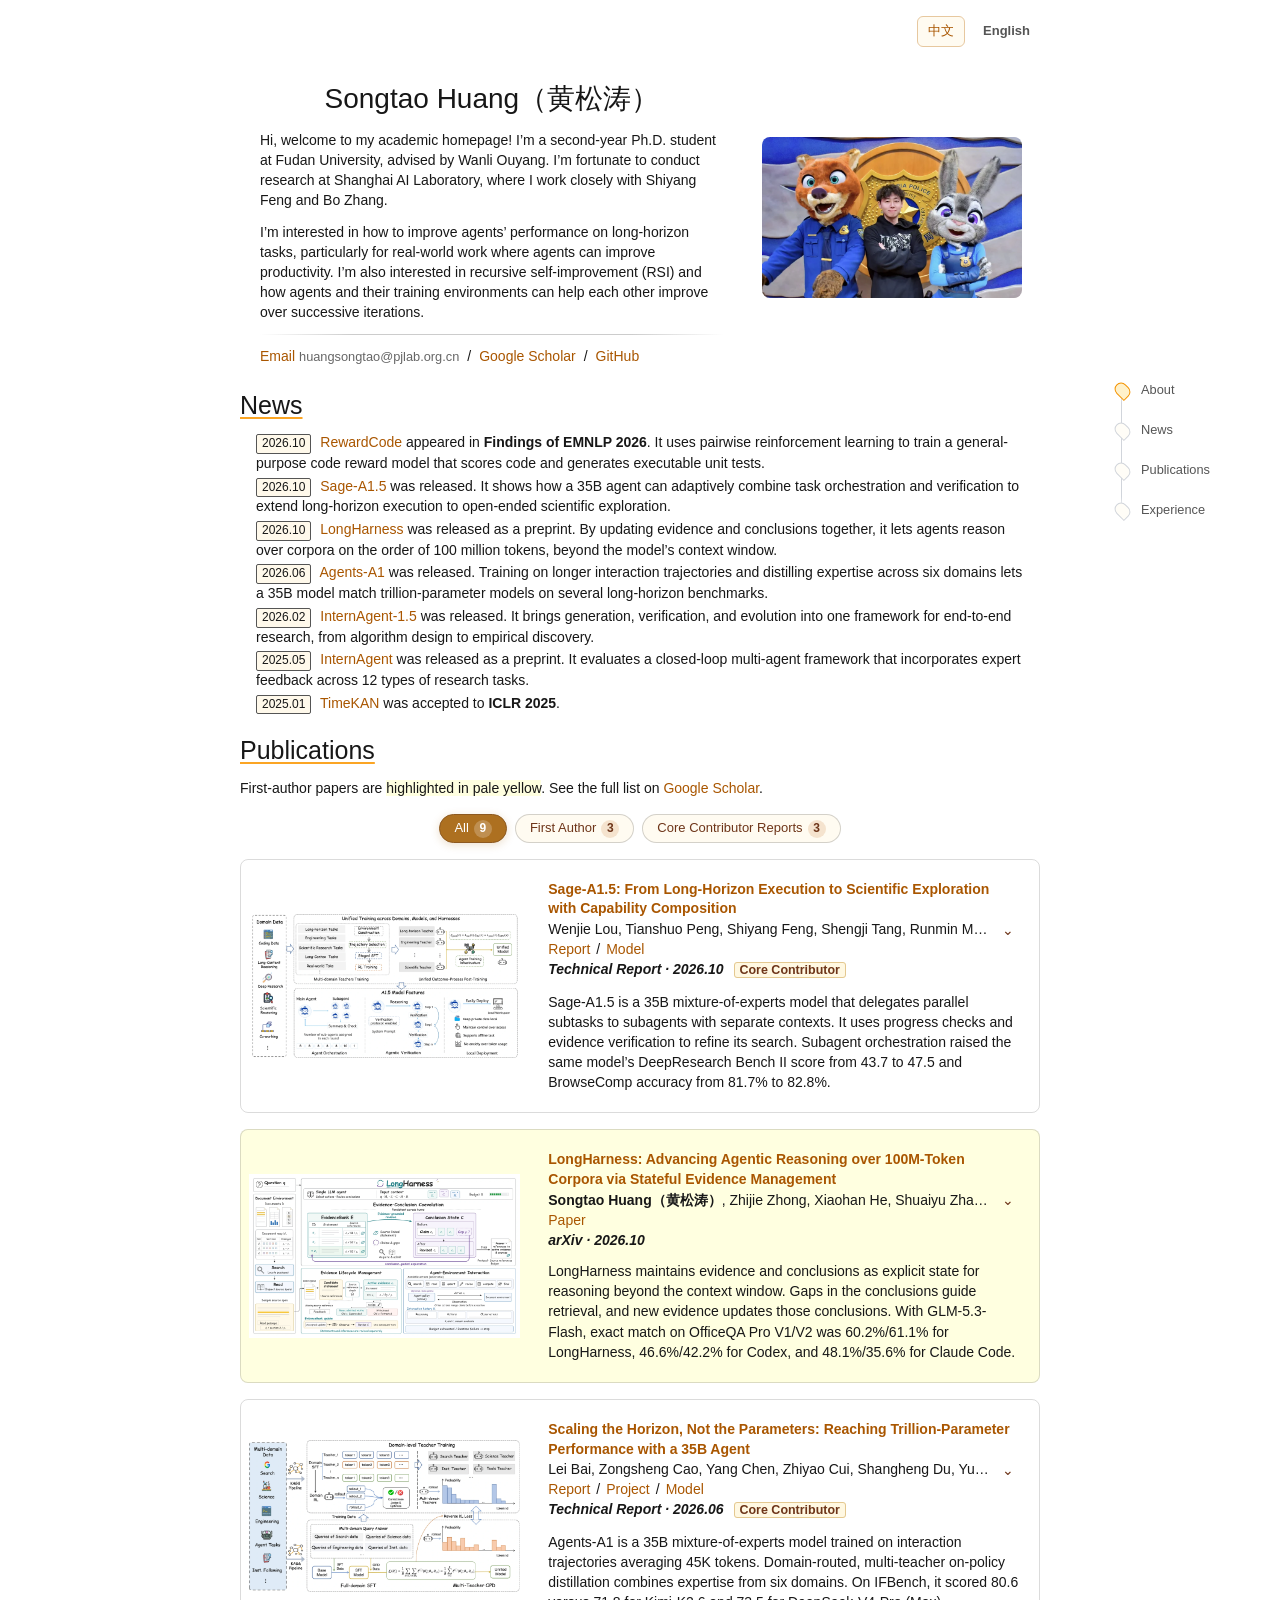
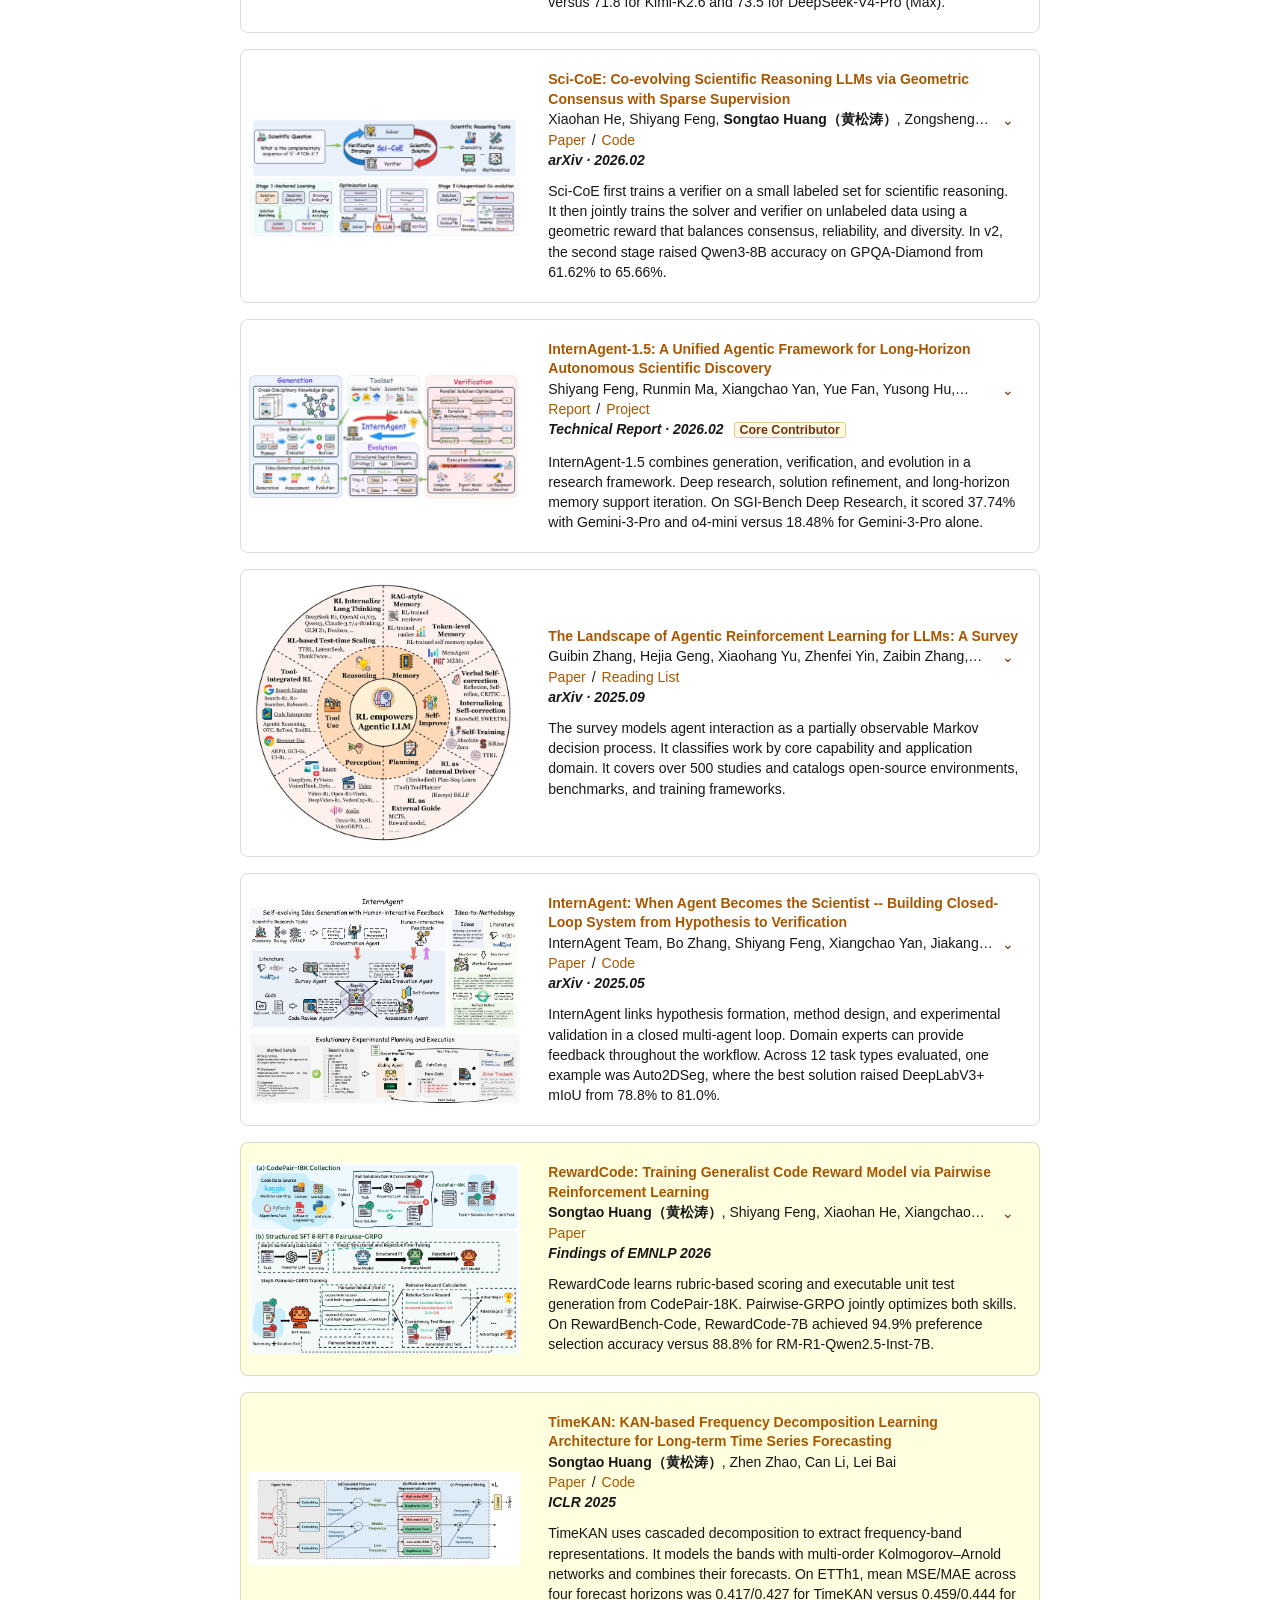
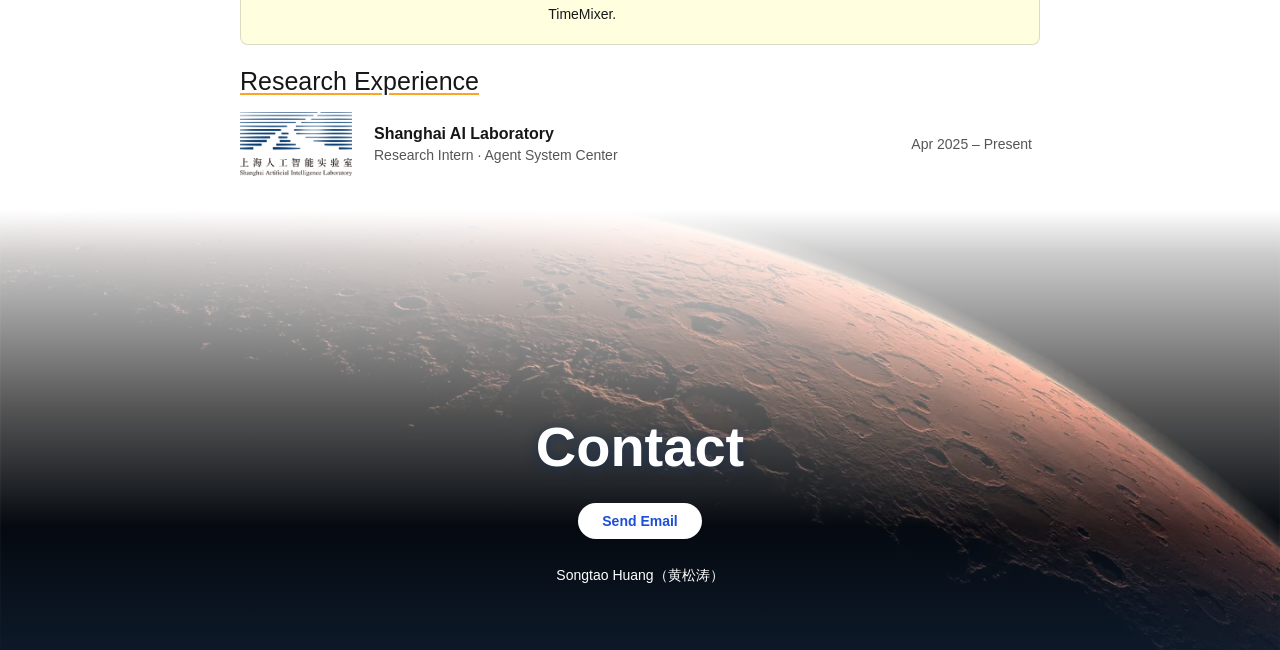
<file: index.html>
<!doctype html>
<html lang="en">
<head>
  <meta charset="utf-8">
  <meta name="viewport" content="width=device-width, initial-scale=1">
  <meta name="description" content="Songtao Huang（黄松涛）’s academic homepage. Research interests include long-horizon agents, agents for real-world work, and recursive self-improvement of agents and their training environments.">
  <meta name="theme-color" content="#ffffff">
  <title>Songtao Huang（黄松涛）</title>
  <link rel="stylesheet" href="stylesheet.css">
  <script src="homepage.js" defer></script>
</head>
<body>
  <a class="skip-link" href="#about">Skip to main content</a>

  <nav class="section-nav" aria-label="Section navigation">
    <a href="#about" aria-current="location">About</a>
    <a href="#news">News</a>
    <a href="#publications">Publications</a>
    <a href="#experience">Experience</a>
  </nav>

  <main class="page">
    <nav class="language-switch" aria-label="Page language">
      <a href="./zh.html" lang="zh-CN" hreflang="zh-CN">中文</a>
      <span aria-current="page">English</span>
    </nav>
    <header class="profile" id="about">
      <div class="profile-content">
        <h1><span lang="en">Songtao Huang</span><span lang="zh-CN">（黄松涛）</span></h1>
        <p>Hi, welcome to my academic homepage! I’m a second-year Ph.D. student at Fudan University, advised by Wanli Ouyang. I’m fortunate to conduct research at Shanghai AI Laboratory, where I work closely with Shiyang Feng and Bo Zhang.</p>
        <p class="bio">I’m interested in how to improve agents’ performance on long-horizon tasks, particularly for real-world work where agents can improve productivity. I’m also interested in recursive self-improvement (RSI) and how agents and their training environments can help each other improve over successive iterations.</p>
        <div class="profile-links" aria-label="Contact and profile links">
          <a href="mailto:huangsongtao@pjlab.org.cn">Email<span class="email-address">huangsongtao@pjlab.org.cn</span></a>
          <span aria-hidden="true">/</span>
          <a href="https://scholar.google.com/citations?user=_vXl5VAAAAAJ">Google Scholar</a>
          <span aria-hidden="true">/</span>
          <a href="https://github.com/huangst21">GitHub</a>
        </div>
      </div>
      <img class="profile-photo" src="media/profile-photo.webp" alt="Photo of Songtao Huang（黄松涛）" width="840" height="521">
    </header>

    <section class="section" id="news" aria-labelledby="news-title">
      <h2 id="news-title">News</h2>
      <ul class="news-list">
        <li><time datetime="2026-10">2026.10</time> <span><a href="#rewardcode">RewardCode</a> appeared in <strong>Findings of EMNLP 2026</strong>. It uses pairwise reinforcement learning to train a general-purpose code reward model that scores code and generates executable unit tests.</span></li>
        <li><time datetime="2026-10">2026.10</time> <span><a href="#sage">Sage-A1.5</a> was released. It shows how a 35B agent can adaptively combine task orchestration and verification to extend long-horizon execution to open-ended scientific exploration.</span></li>
        <li><time datetime="2026-10">2026.10</time> <span><a href="#longharness">LongHarness</a> was released as a preprint. By updating evidence and conclusions together, it lets agents reason over corpora on the order of 100 million tokens, beyond the model’s context window.</span></li>
        <li><time datetime="2026-06">2026.06</time> <span><a href="#agents">Agents-A1</a> was released. Training on longer interaction trajectories and distilling expertise across six domains lets a 35B model match trillion-parameter models on several long-horizon benchmarks.</span></li>
        <li><time datetime="2026-02">2026.02</time> <span><a href="#internagent">InternAgent-1.5</a> was released. It brings generation, verification, and evolution into one framework for end-to-end research, from algorithm design to empirical discovery.</span></li>
        <li><time datetime="2025-05">2025.05</time> <span><a href="#internagent-original">InternAgent</a> was released as a preprint. It evaluates a closed-loop multi-agent framework that incorporates expert feedback across 12 types of research tasks.</span></li>
        <li><time datetime="2025-01">2025.01</time> <span><a href="#timekan">TimeKAN</a> was accepted to <strong>ICLR 2025</strong>.</span></li>
      </ul>
    </section>

    <section class="section" id="publications" aria-labelledby="publications-title">
      <h2 id="publications-title">Publications</h2>
      <p class="publications-intro">First-author papers are <mark>highlighted in pale yellow</mark>. See the full list on <a href="https://scholar.google.com/citations?user=_vXl5VAAAAAJ">Google Scholar</a>.</p>
      <div class="filters" role="group" aria-label="Filter publications" hidden>
        <button type="button" data-filter="all" aria-pressed="true">All<span class="tag-count" aria-hidden="true">9</span></button>
        <button type="button" data-filter="first" aria-pressed="false">First Author<span class="tag-count" aria-hidden="true">3</span></button>
        <button type="button" data-filter="report" aria-pressed="false">Core Contributor Reports<span class="tag-count" aria-hidden="true">3</span></button>
      </div>
      <p id="filter-status" class="sr-only" role="status"></p>
      <div class="paper-list">
        <article class="paper" id="sage" data-category="report" aria-labelledby="sage-title">
          <a class="paper-image" href="media/sage.webp">
            <img src="media/sage.webp" alt="Three-stage training pipeline for Sage-A1.5" width="1800" height="960" loading="lazy">
          </a>
          <div class="paper-content">
            <h3 id="sage-title" lang="en"><a href="https://arxiv.org/abs/2610.28578">Sage-A1.5: From Long-Horizon Execution to Scientific Exploration with Capability Composition</a></h3>
            <div class="author-row">
              <p class="paper-authors" id="sage-authors" lang="en">Wenjie Lou, Tianshuo Peng, Shiyang Feng, Shengji Tang, Runmin Ma, Ruizhe Chen, Jinxin Shi, Haoyang Peng, Fangchen Yu, Zhijie Zhong, Yuhao Zhou, Yue Fan, Yixin Chen, Yiming Wu, Yiheng Wang, Yigeng Jiang, Yichen Jiang, Yi Xie, Xu Guo, Xiaohan He, Tao Hu, <strong>Songtao Huang<span lang="zh-CN">（黄松涛）</span></strong>, Siyu Zhou, Shuaiyu Zhang, Shangheng Du, Qinglong Cao, Kun Li, Jingqi Ye, Hongbin Zhou, Guohang Yan, Zongsheng Cao, Ziyi Wang, Zhuo Liu, Zhiyin Yu, Zhiwang Zhou, Zelin Tan, Yuqing Zhu, Yaoze Zhang, Yang Chen, Xuming He, Xiuliang Liang, Xingjian Guo, Xiang Zhuang, Weiping Shen, Weida Wang, Tianyuan Zhou, Tianlin Ye, Tengyuan Fan, Siyu Yan, Shuo Li, Shuchen Pu, Shengyuan Xu, Shao Zhang, Ran Wei, Qinyuan Qin, Qingyu Yang, Nianchen Deng, Meng Dai, Kuikun Liu, Kaitao Chen, Juncheng Xiao, Jiangning Liu, Jianbiao Mei, Jia Yu, Haonan He, Hangfan Zhang, Cheng Yang, Chen Zhang, Bihao Zhan, Benteng Cheng, Yuqiang Li, Yihao Liu, Yang Yang, Xujun Fu, Xiaosong Wang, Xiangyu Yue, Wenwei Zhang, Shuyue Hu, Pinlong Cai, Mianxin Liu, Lei Bai, Jie Zhou, Jie Hou, Jiamin Wu, Hui Wang, Haijun Li, Guangyu Wang, Dongzhan Zhou, Chunfeng Song, Chao Yang, Biqing Qi, Xing Xie, Dahua Lin, Bowen Zhou, Xiangchao Yan, Wenlong Zhang, Shufei Zhang, Peng Ye, Bo Zhang</p>
              <button class="author-toggle" type="button" aria-controls="sage-authors" aria-expanded="false" aria-label="Expand author list" hidden>⌄</button>
            </div>
            <div class="paper-links"><a href="https://arxiv.org/abs/2610.28578">Report</a> <span aria-hidden="true">/</span> <a href="https://huggingface.co/InternScience/Sage-A1.5">Model</a></div>
            <p class="paper-meta">Technical Report · <time datetime="2026-10">2026.10</time> <span class="core-contributor" lang="en">Core Contributor</span></p>
            <p class="paper-description">Sage-A1.5 is a 35B mixture-of-experts model that delegates parallel subtasks to subagents with separate contexts. It uses progress checks and evidence verification to refine its search. Subagent orchestration raised the same model’s DeepResearch Bench II score from 43.7 to 47.5 and BrowseComp accuracy from 81.7% to 82.8%.</p>
          </div>
        </article>
        <article class="paper featured" id="longharness" data-category="first" aria-labelledby="longharness-title">
          <a class="paper-image" href="media/longharness-figure-2.webp">
            <img src="media/longharness-figure-2.webp" alt="LongHarness Figure 2, joint updates to the evidence store and conclusion state" width="1912" height="1160" loading="lazy">
          </a>
          <div class="paper-content">
            <h3 id="longharness-title" lang="en"><a href="https://arxiv.org/abs/2610.13075">LongHarness: Advancing Agentic Reasoning over 100M-Token Corpora via Stateful Evidence Management</a></h3>
            <div class="author-row">
              <p class="paper-authors" id="longharness-authors" lang="en"><strong>Songtao Huang<span lang="zh-CN">（黄松涛）</span></strong>, Zhijie Zhong, Xiaohan He, Shuaiyu Zhang, Zhiyin Yu, Li Kang, Heng Zhou, Yutao Fan, Xiangchao Yan, Bo Zhang, Shiyang Feng</p>
              <button class="author-toggle" type="button" aria-controls="longharness-authors" aria-expanded="false" aria-label="Expand author list" hidden>⌄</button>
            </div>
            <div class="paper-links"><a href="https://arxiv.org/abs/2610.13075">Paper</a></div>
            <p class="paper-meta">arXiv · <time datetime="2026-10">2026.10</time></p>
            <p class="paper-description">LongHarness maintains evidence and conclusions as explicit state for reasoning beyond the context window. Gaps in the conclusions guide retrieval, and new evidence updates those conclusions. With GLM-5.3-Flash, exact match on OfficeQA Pro V1/V2 was 60.2%/61.1% for LongHarness, 46.6%/42.2% for Codex, and 48.1%/35.6% for Claude Code.</p>
          </div>
        </article>
        <article class="paper" id="agents" data-category="report" aria-labelledby="agents-title">
          <a class="paper-image" href="media/agents.webp">
            <img src="media/agents.webp" alt="Multi-domain teacher training and distillation pipeline for Agents-A1" width="1800" height="1008" loading="lazy">
          </a>
          <div class="paper-content">
            <h3 id="agents-title" lang="en"><a href="https://arxiv.org/abs/2606.30616">Scaling the Horizon, Not the Parameters: Reaching Trillion-Parameter Performance with a 35B Agent</a></h3>
            <div class="author-row">
              <p class="paper-authors" id="agents-authors" lang="en">Lei Bai, Zongsheng Cao, Yang Chen, Zhiyao Cui, Shangheng Du, Yue Fan, Shiyang Feng, Zijie Guo, Haonan He, Liang He, Xiaohan He, Shuyue Hu, Yusong Hu, <strong>Songtao Huang<span lang="zh-CN">（黄松涛）</span></strong>, Yichen Jiang, Hao Li, Xin Li, Dahua Lin, Weihao Lin, Fenghua Ling, Dongrui Liu, Zhuo Liu, Wenjie Lou, Runmin Ma, Chunjiang Mu, Haoyang Peng, Tianshuo Peng, Jinxin Shi, Luohe Shi, Boyuan Sun, Zelin Tan, Shengji Tang, Yan Teng, Qianyi Wang, Xiaosong Wang, Yiming Wu, Yi Xie, Xiangchao Yan, Jingqi Ye, Peng Ye, Fangchen Yu, Jiakang Yuan, Bihao Zhan, Bo Zhang, Chen Zhang, Shufei Zhang, Shuaiyu Zhang, Wenlong Zhang, Yiqun Zhang, Junpeng Zhao, Zhijie Zhong, Bowen Zhou, Yuhao Zhou</p>
              <button class="author-toggle" type="button" aria-controls="agents-authors" aria-expanded="false" aria-label="Expand author list" hidden>⌄</button>
            </div>
            <div class="paper-links"><a href="https://arxiv.org/abs/2606.30616">Report</a> <span aria-hidden="true">/</span> <a href="https://github.com/InternScience/Agents-A1">Project</a> <span aria-hidden="true">/</span> <a href="https://huggingface.co/InternScience/Agents-A1">Model</a></div>
            <p class="paper-meta">Technical Report · <time datetime="2026-06">2026.06</time> <span class="core-contributor" lang="en">Core Contributor</span></p>
            <p class="paper-description">Agents-A1 is a 35B mixture-of-experts model trained on interaction trajectories averaging 45K tokens. Domain-routed, multi-teacher on-policy distillation combines expertise from six domains. On IFBench, it scored 80.6 versus 71.8 for Kimi-K2.6 and 73.5 for DeepSeek-V4-Pro (Max).</p>
          </div>
        </article>
        <article class="paper" id="scicoe" data-category="other" aria-labelledby="scicoe-title">
          <a class="paper-image" href="media/scicoe.webp">
            <img src="media/scicoe.webp" alt="Two-stage co-training pipeline for Sci-CoE" width="1100" height="521" loading="lazy">
          </a>
          <div class="paper-content">
            <h3 id="scicoe-title" lang="en"><a href="https://arxiv.org/abs/2602.12164">Sci-CoE: Co-evolving Scientific Reasoning LLMs via Geometric Consensus with Sparse Supervision</a></h3>
            <div class="author-row">
              <p class="paper-authors" id="scicoe-authors" lang="en">Xiaohan He, Shiyang Feng, <strong>Songtao Huang<span lang="zh-CN">（黄松涛）</span></strong>, Zongsheng Cao, Bin Wang, Bo Zhang</p>
              <button class="author-toggle" type="button" aria-controls="scicoe-authors" aria-expanded="false" aria-label="Expand author list" hidden>⌄</button>
            </div>
            <div class="paper-links"><a href="https://arxiv.org/abs/2602.12164">Paper</a> <span aria-hidden="true">/</span> <a href="https://github.com/InternScience/Sci-CoE">Code</a></div>
            <p class="paper-meta">arXiv · <time datetime="2026-02">2026.02</time></p>
            <p class="paper-description">Sci-CoE first trains a verifier on a small labeled set for scientific reasoning. It then jointly trains the solver and verifier on unlabeled data using a geometric reward that balances consensus, reliability, and diversity. In v2, the second stage raised Qwen3-8B accuracy on GPQA-Diamond from 61.62% to 65.66%.</p>
          </div>
        </article>
        <article class="paper" id="internagent" data-category="report" aria-labelledby="internagent-title">
          <a class="paper-image" href="media/intern.webp">
            <img src="media/intern.webp" alt="Generation, verification, and iteration in InternAgent-1.5" width="1100" height="499" loading="lazy">
          </a>
          <div class="paper-content">
            <h3 id="internagent-title" lang="en"><a href="https://arxiv.org/abs/2602.08990">InternAgent-1.5: A Unified Agentic Framework for Long-Horizon Autonomous Scientific Discovery</a></h3>
            <div class="author-row">
              <p class="paper-authors" id="internagent-authors" lang="en">Shiyang Feng, Runmin Ma, Xiangchao Yan, Yue Fan, Yusong Hu, <strong>Songtao Huang<span lang="zh-CN">（黄松涛）</span></strong>, Shuaiyu Zhang, Zongsheng Cao, Tianshuo Peng, Jiakang Yuan, Zijie Guo, Zhijie Zhong, Shangheng Du, Weida Wang, Jinxin Shi, Yuhao Zhou, Xiaohan He, Zhiyin Yu, Fangchen Yu, Qihao Zheng, Jiamin Wu, Mianxin Liu, Chi Zhang, Shaowei Hou, Shuya Li, Yankai Jiang, Wenjie Lou, Lilong Wang, Zifu Wang, Jiong Wang, Wanghan Xu, Yue Deng, Dongrui Liu, Yiheng Wang, Wenlong Zhang, Fenghua Ling, Shufei Zhang, Xiaosong Wang, Shuangjia Zheng, Xun Huang, Siqi Sun, Shuyue Hu, Peng Ye, Chunfeng Song, Bin Wang, Conghui He, Yihao Liu, Xin Li, Qibin Hou, Tao Chen, Xiangyu Yue, Bin Wang, Liang He, Dahua Lin, Bowen Zhou, Bo Zhang, Lei Bai</p>
              <button class="author-toggle" type="button" aria-controls="internagent-authors" aria-expanded="false" aria-label="Expand author list" hidden>⌄</button>
            </div>
            <div class="paper-links"><a href="https://arxiv.org/abs/2602.08990">Report</a> <span aria-hidden="true">/</span> <a href="https://github.com/InternScience/InternAgent">Project</a></div>
            <p class="paper-meta">Technical Report · <time datetime="2026-02">2026.02</time> <span class="core-contributor" lang="en">Core Contributor</span></p>
            <p class="paper-description">InternAgent-1.5 combines generation, verification, and evolution in a research framework. Deep research, solution refinement, and long-horizon memory support iteration. On SGI-Bench Deep Research, it scored 37.74% with Gemini-3-Pro and o4-mini versus 18.48% for Gemini-3-Pro alone.</p>
          </div>
        </article>
        <article class="paper" id="landscape" data-category="other" aria-labelledby="landscape-title">
          <a class="paper-image" href="media/landscape.webp">
            <img src="media/landscape.webp" alt="Taxonomy of agent capabilities in the survey on reinforcement learning for LLM agents" width="725" height="720" loading="lazy">
          </a>
          <div class="paper-content">
            <h3 id="landscape-title" lang="en"><a href="https://arxiv.org/abs/2509.02547">The Landscape of Agentic Reinforcement Learning for LLMs: A Survey</a></h3>
            <div class="author-row">
              <p class="paper-authors" id="landscape-authors" lang="en">Guibin Zhang, Hejia Geng, Xiaohang Yu, Zhenfei Yin, Zaibin Zhang, Zelin Tan, Heng Zhou, Zhongzhi Li, Xiangyuan Xue, Yijiang Li, Yifan Zhou, Yang Chen, Chen Zhang, Yutao Fan, Zihu Wang, <strong>Songtao Huang<span lang="zh-CN">（黄松涛）</span></strong>, Francisco Piedrahita-Velez, Yue Liao, Hongru Wang, Mengyue Yang, Heng Ji, Jun Wang, Shuicheng Yan, Philip Torr, Lei Bai</p>
              <button class="author-toggle" type="button" aria-controls="landscape-authors" aria-expanded="false" aria-label="Expand author list" hidden>⌄</button>
            </div>
            <div class="paper-links"><a href="https://arxiv.org/abs/2509.02547">Paper</a> <span aria-hidden="true">/</span> <a href="https://github.com/xhyumiracle/Awesome-AgenticLLM-RL-Papers">Reading List</a></div>
            <p class="paper-meta">arXiv · <time datetime="2025-09">2025.09</time></p>
            <p class="paper-description">The survey models agent interaction as a partially observable Markov decision process. It classifies work by core capability and application domain. It covers over 500 studies and catalogs open-source environments, benchmarks, and training frameworks.</p>
          </div>
        </article>
        <article class="paper" id="internagent-original" data-category="other" aria-labelledby="internagent-original-title">
          <a class="paper-image" href="media/internagent-original.webp">
            <img src="media/internagent-original.webp" alt="The InternAgent research loop from hypothesis to experimental validation" width="897" height="690" loading="lazy">
          </a>
          <div class="paper-content">
            <h3 id="internagent-original-title" lang="en"><a href="https://arxiv.org/abs/2505.16938">InternAgent: When Agent Becomes the Scientist -- Building Closed-Loop System from Hypothesis to Verification</a></h3>
            <div class="author-row">
              <p class="paper-authors" id="internagent-original-authors" lang="en">InternAgent Team, Bo Zhang, Shiyang Feng, Xiangchao Yan, Jiakang Yuan, Runmin Ma, Yusong Hu, Zhiyin Yu, Xiaohan He, <strong>Songtao Huang<span lang="zh-CN">（黄松涛）</span></strong>, Shaowei Hou, Zheng Nie, Zhilong Wang, Jinyao Liu, Tianshuo Peng, Peng Ye, Dongzhan Zhou, Shufei Zhang, Xiaosong Wang, Yilan Zhang, Meng Li, Zhongying Tu, Xiangyu Yue, Wangli Ouyang, Bowen Zhou, Lei Bai</p>
              <button class="author-toggle" type="button" aria-controls="internagent-original-authors" aria-expanded="false" aria-label="Expand author list" hidden>⌄</button>
            </div>
            <div class="paper-links"><a href="https://arxiv.org/abs/2505.16938">Paper</a> <span aria-hidden="true">/</span> <a href="https://github.com/Alpha-Innovator/NovelSeek">Code</a></div>
            <p class="paper-meta">arXiv · <time datetime="2025-05">2025.05</time></p>
            <p class="paper-description">InternAgent links hypothesis formation, method design, and experimental validation in a closed multi-agent loop. Domain experts can provide feedback throughout the workflow. Across 12 task types evaluated, one example was Auto2DSeg, where the best solution raised DeepLabV3+ mIoU from 78.8% to 81.0%.</p>
          </div>
        </article>
        <article class="paper featured" id="rewardcode" data-category="first" aria-labelledby="rewardcode-title">
          <a class="paper-image" href="media/rewardcode-figure-2.webp">
            <img src="media/rewardcode-figure-2.webp" alt="RewardCode Figure 2, CodePair-18K construction and pairwise reinforcement learning" width="1732" height="1220" loading="lazy">
          </a>
          <div class="paper-content">
            <h3 id="rewardcode-title" lang="en"><a href="https://aclanthology.org/2026.findings-emnlp.448/">RewardCode: Training Generalist Code Reward Model via Pairwise Reinforcement Learning</a></h3>
            <div class="author-row">
              <p class="paper-authors" id="rewardcode-authors" lang="en"><strong>Songtao Huang<span lang="zh-CN">（黄松涛）</span></strong>, Shiyang Feng, Xiaohan He, Xiangchao Yan, Bo Zhang, Lei Bai</p>
              <button class="author-toggle" type="button" aria-controls="rewardcode-authors" aria-expanded="false" aria-label="Expand author list" hidden>⌄</button>
            </div>
            <div class="paper-links"><a href="https://aclanthology.org/2026.findings-emnlp.448/">Paper</a></div>
            <p class="paper-meta">Findings of EMNLP 2026</p>
            <p class="paper-description">RewardCode learns rubric-based scoring and executable unit test generation from CodePair-18K. Pairwise-GRPO jointly optimizes both skills. On RewardBench-Code, RewardCode-7B achieved 94.9% preference selection accuracy versus 88.8% for RM-R1-Qwen2.5-Inst-7B.</p>
          </div>
        </article>
        <article class="paper featured" id="timekan" data-category="first" aria-labelledby="timekan-title">
          <a class="paper-image" href="media/timekan.webp">
            <img src="media/timekan.webp" alt="TimeKAN architecture for frequency decomposition, frequency-band modeling, and forecast reconstruction" width="840" height="288" loading="lazy">
          </a>
          <div class="paper-content">
            <h3 id="timekan-title" lang="en"><a href="https://arxiv.org/abs/2502.06910">TimeKAN: KAN-based Frequency Decomposition Learning Architecture for Long-term Time Series Forecasting</a></h3>
            <div class="author-row">
              <p class="paper-authors" id="timekan-authors" lang="en"><strong>Songtao Huang<span lang="zh-CN">（黄松涛）</span></strong>, Zhen Zhao, Can Li, Lei Bai</p>
              <button class="author-toggle" type="button" aria-controls="timekan-authors" aria-expanded="false" aria-label="Expand author list" hidden>⌄</button>
            </div>
            <div class="paper-links"><a href="https://arxiv.org/abs/2502.06910">Paper</a> <span aria-hidden="true">/</span> <a href="https://github.com/huangst21/TimeKAN">Code</a></div>
            <p class="paper-meta">ICLR 2025</p>
            <p class="paper-description">TimeKAN uses cascaded decomposition to extract frequency-band representations. It models the bands with multi-order Kolmogorov–Arnold networks and combines their forecasts. On ETTh1, mean MSE/MAE across four forecast horizons was 0.417/0.427 for TimeKAN versus 0.459/0.444 for TimeMixer.</p>
          </div>
        </article>
      </div>
    </section>

    <section class="section" id="experience" aria-labelledby="experience-title">
      <h2 id="experience-title">Research Experience</h2>
      <article class="experience">
        <img class="experience-logo" src="media/shanghai-ai-lab-logo.png" alt="" width="2066" height="1190" loading="lazy">
        <div class="experience-details">
          <h3>Shanghai AI Laboratory</h3>
          <p class="experience-role" lang="en">Research Intern · Agent System Center</p>
        </div>
        <p class="experience-date"><time datetime="2025-04">Apr 2025</time> – Present</p>
      </article>
    </section>

  </main>
  <footer class="site-footer">
    <img src="media/mountain.webp" alt="" loading="lazy">
    <h2>Contact</h2>
    <a class="footer-contact" href="mailto:huangsongtao@pjlab.org.cn">Send Email</a>
    <p>Songtao Huang（黄松涛）</p>
  </footer>
  <dialog class="figure-dialog" aria-labelledby="figure-caption">
    <button class="figure-close" type="button" aria-label="Close figure" autofocus>×</button>
    <figure>
      <img class="figure-full" alt="">
      <figcaption id="figure-caption"></figcaption>
    </figure>
  </dialog>
  <a class="back-to-top" href="#about" aria-label="Back to top" hidden>↑</a>
</body>
</html>
</file>
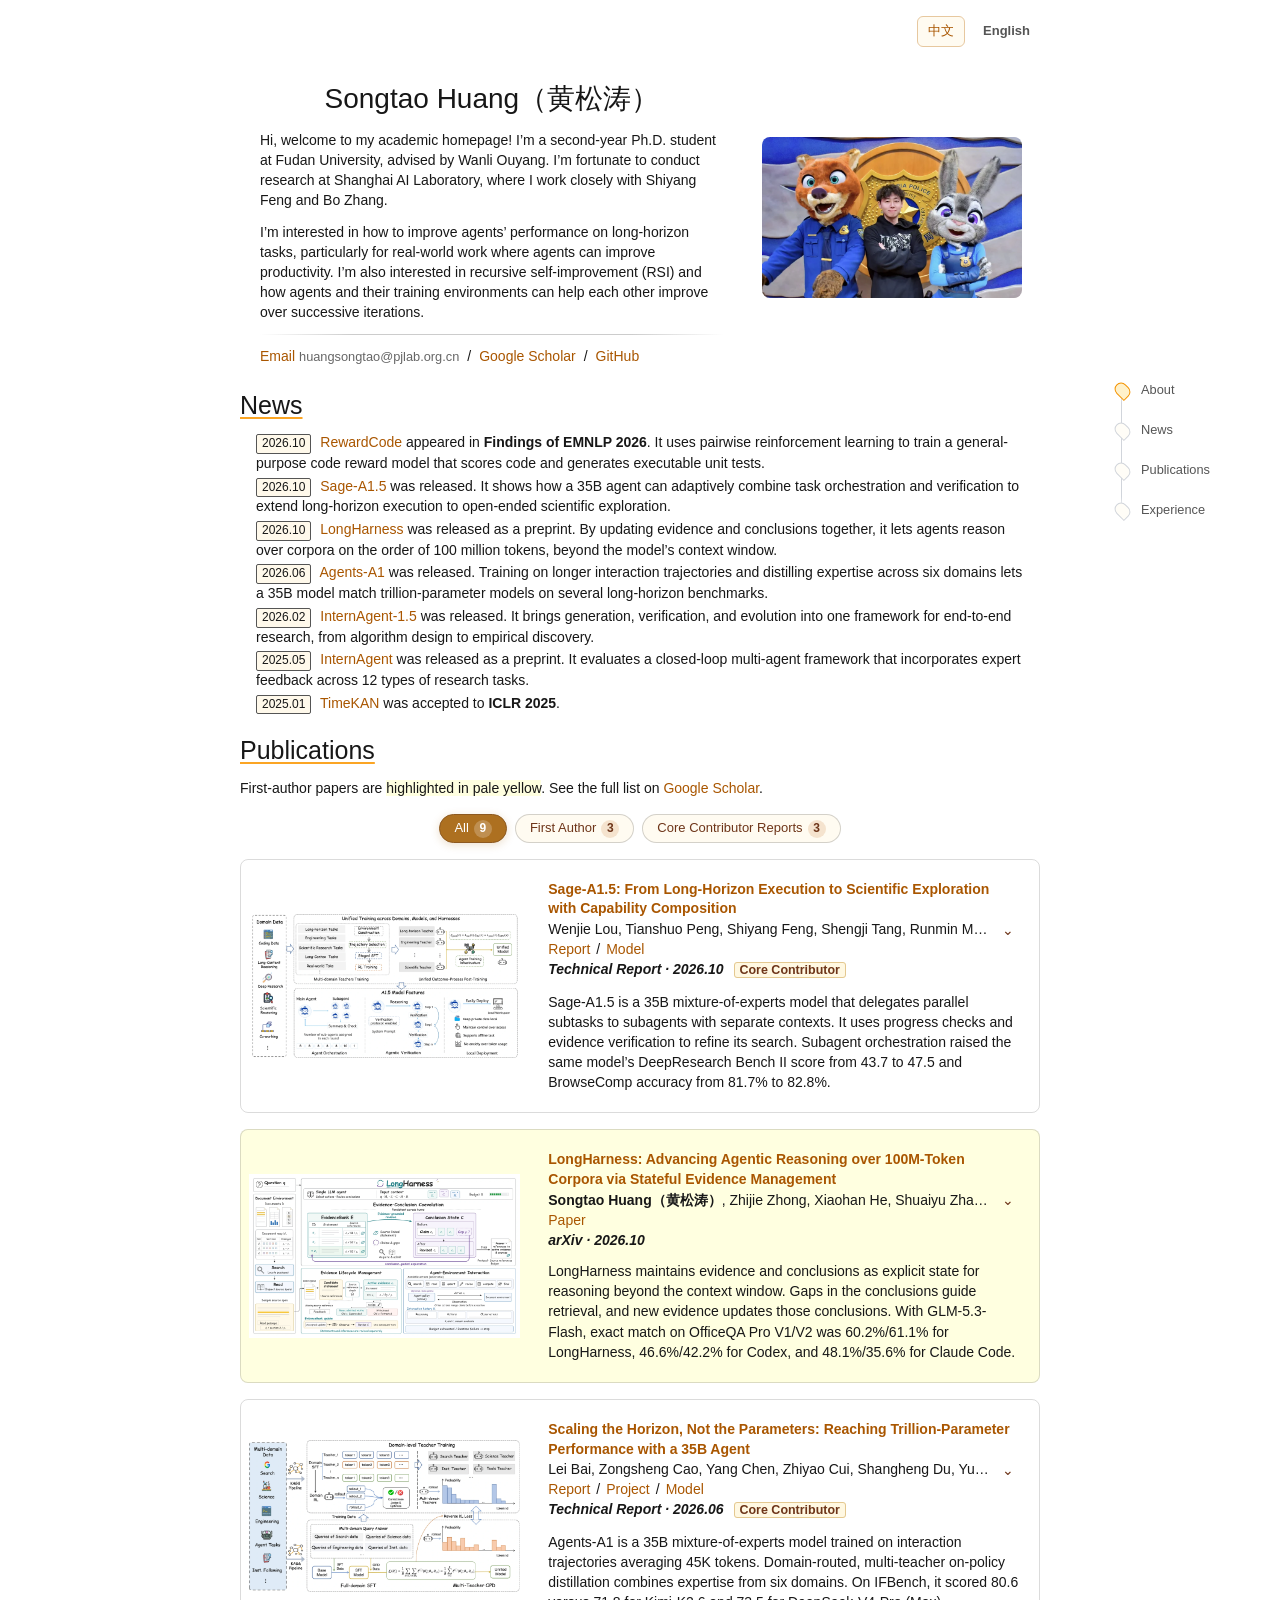
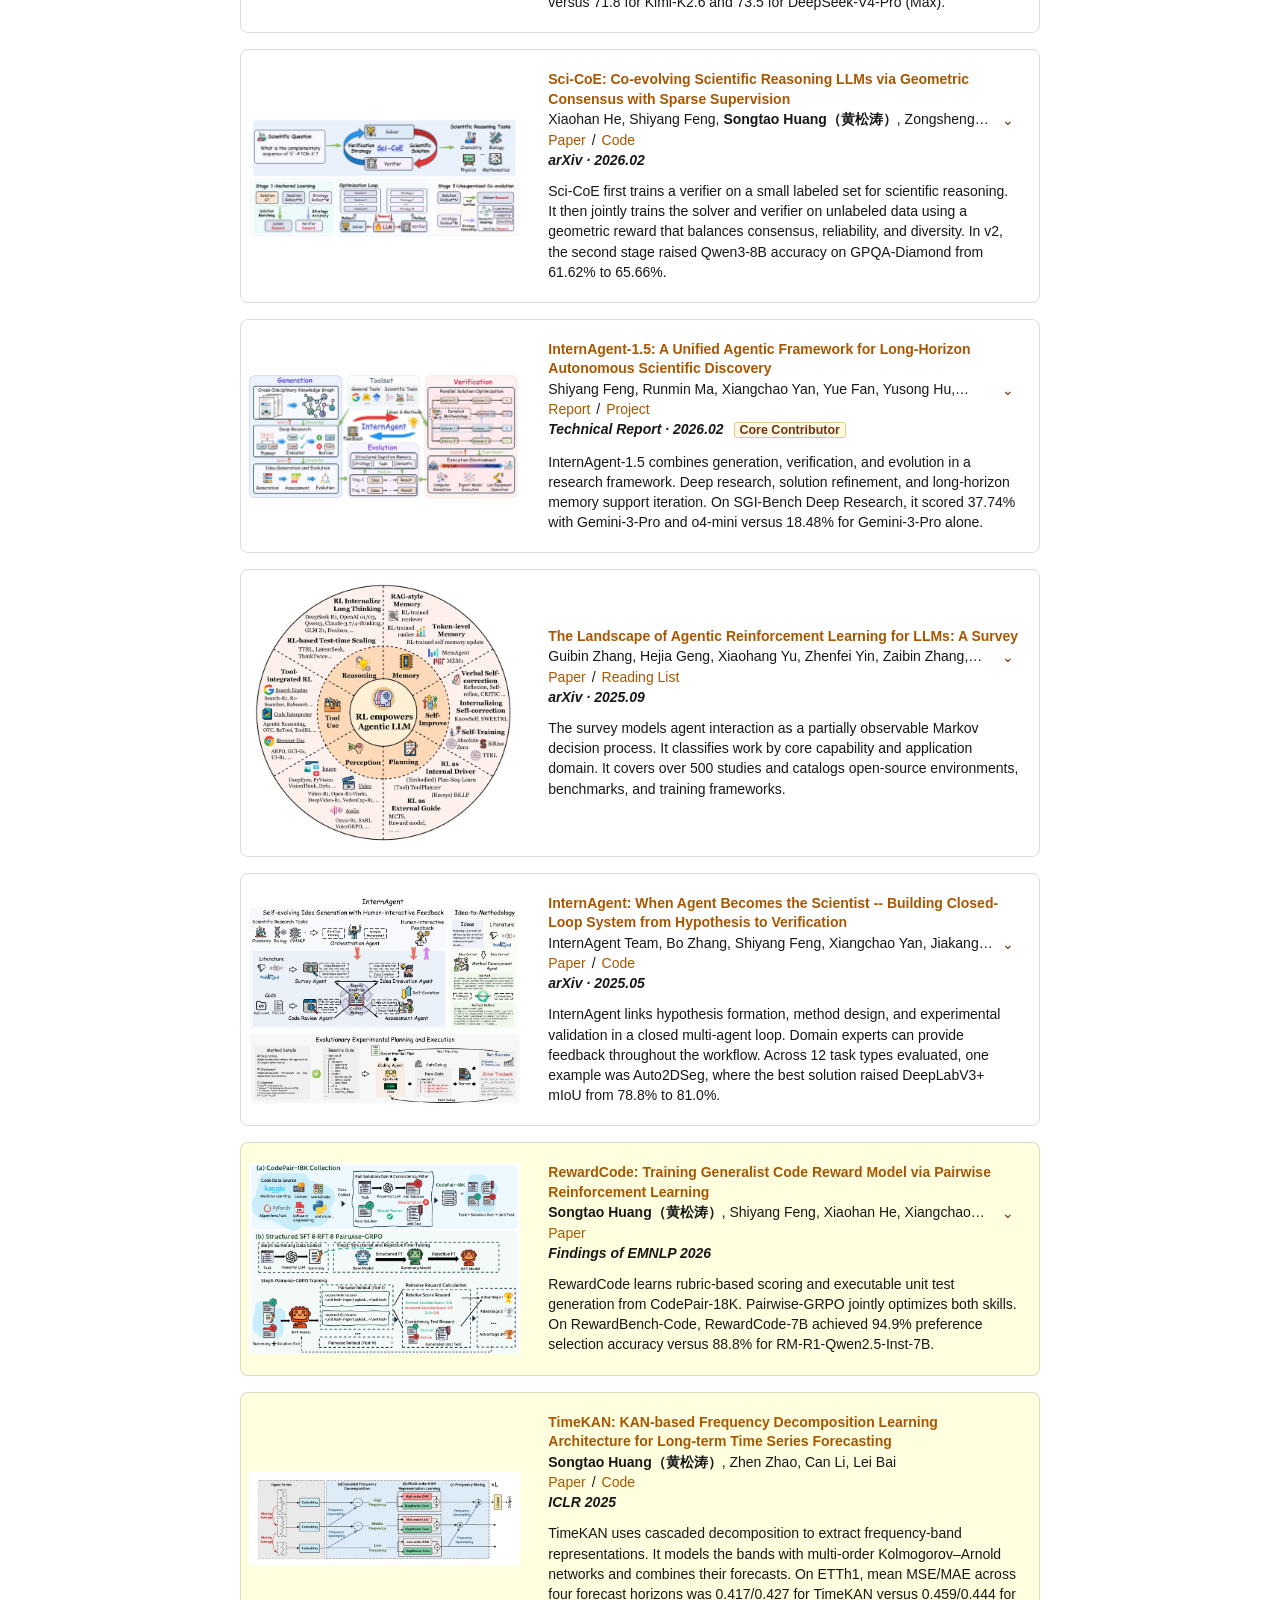
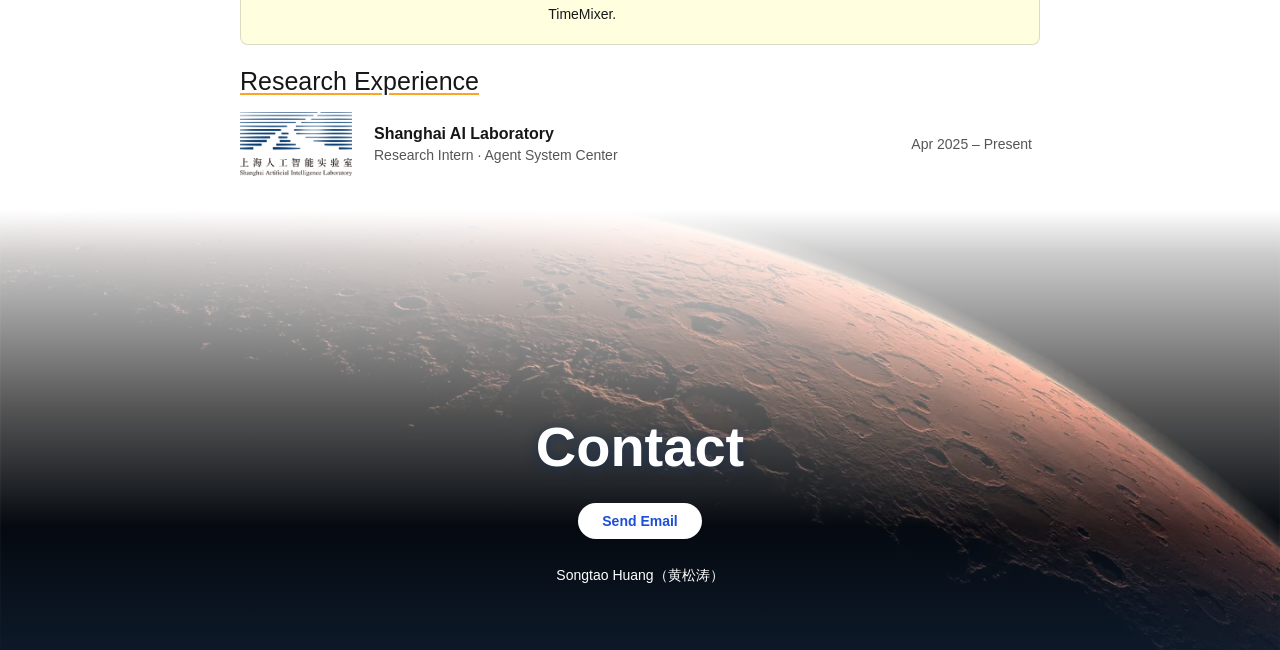
<file: en.html>
<!doctype html>
<html lang="en">
<head>
  <meta charset="utf-8">
  <meta name="robots" content="noindex">
  <meta http-equiv="refresh" content="0; url=./index.html">
  <title>Songtao Huang（黄松涛）</title>
</head>
<body>
  <p><a href="./index.html">Continue to the English homepage</a>.</p>
</body>
</html>
</file>
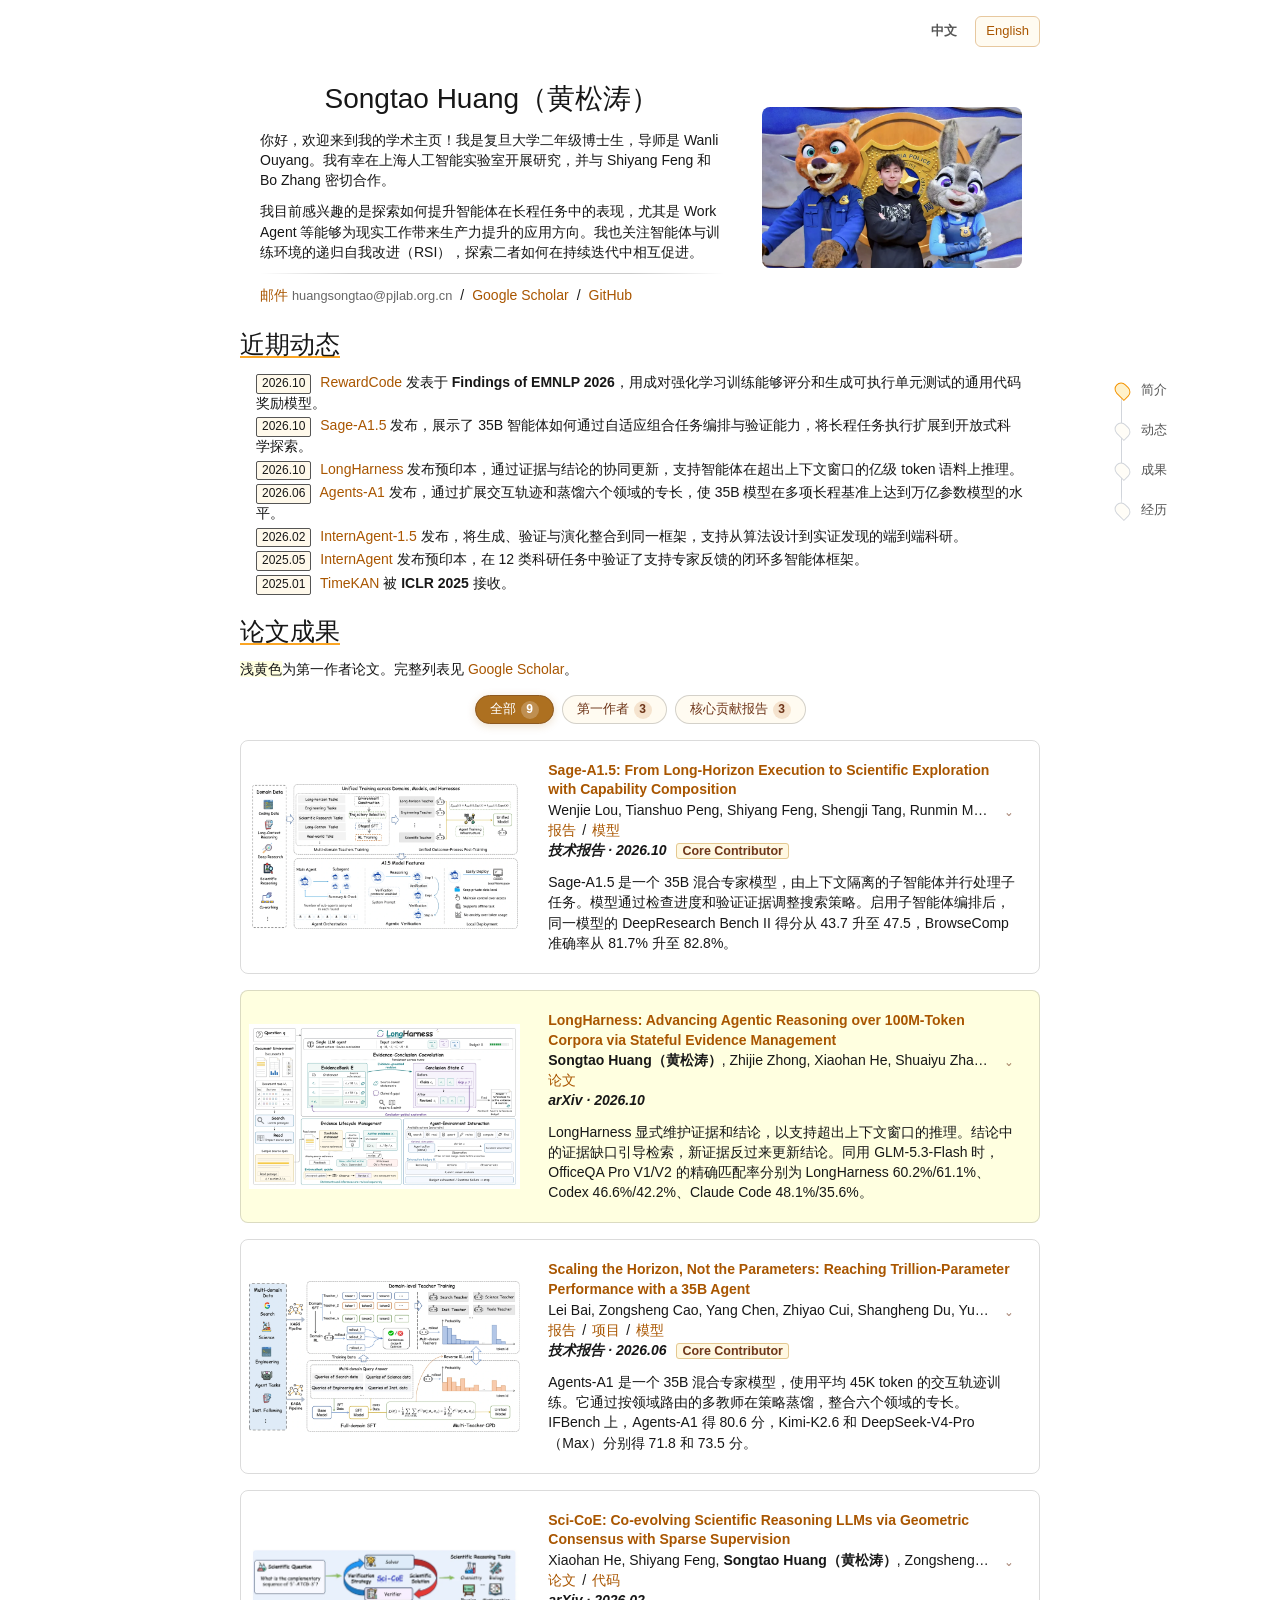
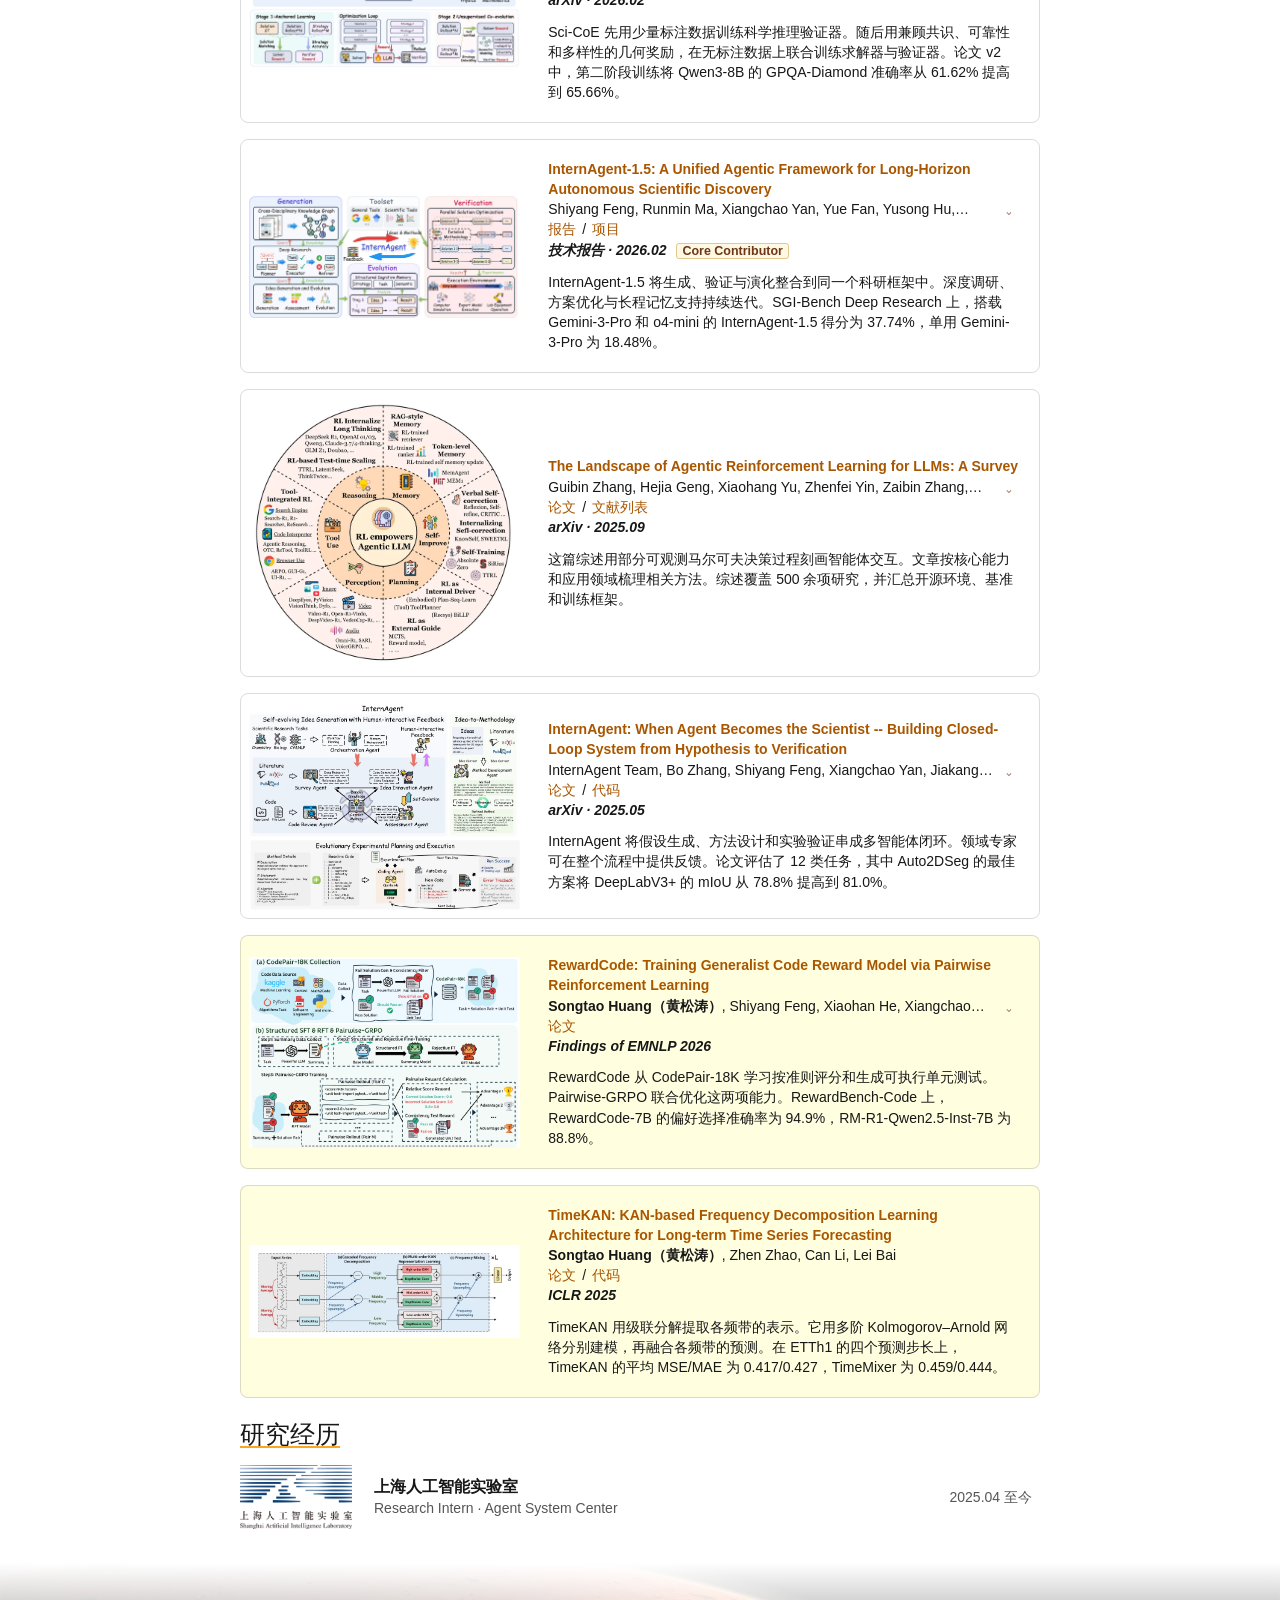
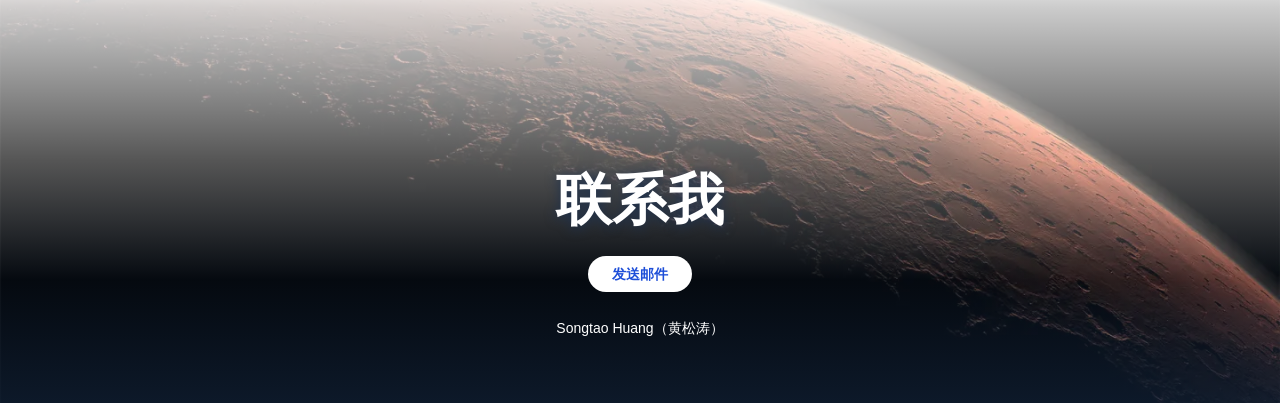
<file: zh.html>
<!doctype html>
<html lang="zh-CN">
<head>
  <meta charset="utf-8">
  <meta name="viewport" content="width=device-width, initial-scale=1">
  <meta name="description" content="Songtao Huang（黄松涛）的学术主页。研究关注长程智能体、面向现实场景的 Work Agent，以及智能体与训练环境的递归自我改进。">
  <meta name="theme-color" content="#ffffff">
  <title>Songtao Huang（黄松涛）</title>
  <link rel="stylesheet" href="stylesheet.css">
  <script src="homepage.js" defer></script>
</head>
<body>
  <a class="skip-link" href="#about">跳到正文</a>

  <nav class="section-nav" aria-label="页面导航">
    <a href="#about" aria-current="location">简介</a>
    <a href="#news">动态</a>
    <a href="#publications">成果</a>
    <a href="#experience">经历</a>
  </nav>

  <main class="page">
    <nav class="language-switch" aria-label="页面语言">
      <span aria-current="page">中文</span>
      <a href="./index.html" lang="en" hreflang="en">English</a>
    </nav>
    <header class="profile" id="about">
      <div class="profile-content">
        <h1><span lang="en">Songtao Huang</span><span lang="zh-CN">（黄松涛）</span></h1>
        <p>你好，欢迎来到我的学术主页！我是复旦大学二年级博士生，导师是 <span lang="en">Wanli Ouyang</span>。我有幸在上海人工智能实验室开展研究，并与 <span lang="en">Shiyang Feng</span> 和 <span lang="en">Bo Zhang</span> 密切合作。</p>
        <p class="bio">我目前感兴趣的是探索如何提升智能体在长程任务中的表现，尤其是 Work Agent 等能够为现实工作带来生产力提升的应用方向。我也关注智能体与训练环境的递归自我改进（RSI），探索二者如何在持续迭代中相互促进。</p>
        <div class="profile-links" aria-label="联系方式与个人链接">
          <a href="mailto:huangsongtao@pjlab.org.cn">邮件<span class="email-address">huangsongtao@pjlab.org.cn</span></a>
          <span aria-hidden="true">/</span>
          <a href="https://scholar.google.com/citations?user=_vXl5VAAAAAJ">Google Scholar</a>
          <span aria-hidden="true">/</span>
          <a href="https://github.com/huangst21">GitHub</a>
        </div>
      </div>
      <img class="profile-photo" src="media/profile-photo.webp" alt="Songtao Huang（黄松涛）的个人照片" width="840" height="521">
    </header>

    <section class="section" id="news" aria-labelledby="news-title">
      <h2 id="news-title">近期动态</h2>
      <ul class="news-list">
        <li><time datetime="2026-10">2026.10</time> <span><a href="#rewardcode">RewardCode</a> 发表于 <strong>Findings of EMNLP 2026</strong>，用成对强化学习训练能够评分和生成可执行单元测试的通用代码奖励模型。</span></li>
        <li><time datetime="2026-10">2026.10</time> <span><a href="#sage">Sage-A1.5</a> 发布，展示了 35B 智能体如何通过自适应组合任务编排与验证能力，将长程任务执行扩展到开放式科学探索。</span></li>
        <li><time datetime="2026-10">2026.10</time> <span><a href="#longharness">LongHarness</a> 发布预印本，通过证据与结论的协同更新，支持智能体在超出上下文窗口的亿级 token 语料上推理。</span></li>
        <li><time datetime="2026-06">2026.06</time> <span><a href="#agents">Agents-A1</a> 发布，通过扩展交互轨迹和蒸馏六个领域的专长，使 35B 模型在多项长程基准上达到万亿参数模型的水平。</span></li>
        <li><time datetime="2026-02">2026.02</time> <span><a href="#internagent">InternAgent-1.5</a> 发布，将生成、验证与演化整合到同一框架，支持从算法设计到实证发现的端到端科研。</span></li>
        <li><time datetime="2025-05">2025.05</time> <span><a href="#internagent-original">InternAgent</a> 发布预印本，在 12 类科研任务中验证了支持专家反馈的闭环多智能体框架。</span></li>
        <li><time datetime="2025-01">2025.01</time> <span><a href="#timekan">TimeKAN</a> 被 <strong>ICLR 2025</strong> 接收。</span></li>
      </ul>
    </section>

    <section class="section" id="publications" aria-labelledby="publications-title">
      <h2 id="publications-title">论文成果</h2>
      <p class="publications-intro"><mark>浅黄色</mark>为第一作者论文。完整列表见 <a href="https://scholar.google.com/citations?user=_vXl5VAAAAAJ">Google Scholar</a>。</p>
      <div class="filters" role="group" aria-label="按成果类型筛选" hidden>
        <button type="button" data-filter="all" aria-pressed="true">全部<span class="tag-count" aria-hidden="true">9</span></button>
        <button type="button" data-filter="first" aria-pressed="false">第一作者<span class="tag-count" aria-hidden="true">3</span></button>
        <button type="button" data-filter="report" aria-pressed="false">核心贡献报告<span class="tag-count" aria-hidden="true">3</span></button>
      </div>
      <p id="filter-status" class="sr-only" role="status"></p>
      <div class="paper-list">
        <article class="paper" id="sage" data-category="report" aria-labelledby="sage-title">
          <a class="paper-image" href="media/sage.webp">
            <img src="media/sage.webp" alt="Sage-A1.5 的三阶段训练流程" width="1800" height="960" loading="lazy">
          </a>
          <div class="paper-content">
            <h3 id="sage-title" lang="en"><a href="https://arxiv.org/abs/2610.28578">Sage-A1.5: From Long-Horizon Execution to Scientific Exploration with Capability Composition</a></h3>
            <div class="author-row">
              <p class="paper-authors" id="sage-authors" lang="en">Wenjie Lou, Tianshuo Peng, Shiyang Feng, Shengji Tang, Runmin Ma, Ruizhe Chen, Jinxin Shi, Haoyang Peng, Fangchen Yu, Zhijie Zhong, Yuhao Zhou, Yue Fan, Yixin Chen, Yiming Wu, Yiheng Wang, Yigeng Jiang, Yichen Jiang, Yi Xie, Xu Guo, Xiaohan He, Tao Hu, <strong>Songtao Huang<span lang="zh-CN">（黄松涛）</span></strong>, Siyu Zhou, Shuaiyu Zhang, Shangheng Du, Qinglong Cao, Kun Li, Jingqi Ye, Hongbin Zhou, Guohang Yan, Zongsheng Cao, Ziyi Wang, Zhuo Liu, Zhiyin Yu, Zhiwang Zhou, Zelin Tan, Yuqing Zhu, Yaoze Zhang, Yang Chen, Xuming He, Xiuliang Liang, Xingjian Guo, Xiang Zhuang, Weiping Shen, Weida Wang, Tianyuan Zhou, Tianlin Ye, Tengyuan Fan, Siyu Yan, Shuo Li, Shuchen Pu, Shengyuan Xu, Shao Zhang, Ran Wei, Qinyuan Qin, Qingyu Yang, Nianchen Deng, Meng Dai, Kuikun Liu, Kaitao Chen, Juncheng Xiao, Jiangning Liu, Jianbiao Mei, Jia Yu, Haonan He, Hangfan Zhang, Cheng Yang, Chen Zhang, Bihao Zhan, Benteng Cheng, Yuqiang Li, Yihao Liu, Yang Yang, Xujun Fu, Xiaosong Wang, Xiangyu Yue, Wenwei Zhang, Shuyue Hu, Pinlong Cai, Mianxin Liu, Lei Bai, Jie Zhou, Jie Hou, Jiamin Wu, Hui Wang, Haijun Li, Guangyu Wang, Dongzhan Zhou, Chunfeng Song, Chao Yang, Biqing Qi, Xing Xie, Dahua Lin, Bowen Zhou, Xiangchao Yan, Wenlong Zhang, Shufei Zhang, Peng Ye, Bo Zhang</p>
              <button class="author-toggle" type="button" aria-controls="sage-authors" aria-expanded="false" aria-label="展开作者列表" hidden>⌄</button>
            </div>
            <div class="paper-links"><a href="https://arxiv.org/abs/2610.28578">报告</a> <span aria-hidden="true">/</span> <a href="https://huggingface.co/InternScience/Sage-A1.5">模型</a></div>
            <p class="paper-meta">技术报告 · <time datetime="2026-10">2026.10</time> <span class="core-contributor" lang="en">Core Contributor</span></p>
            <p class="paper-description">Sage-A1.5 是一个 35B 混合专家模型，由上下文隔离的子智能体并行处理子任务。模型通过检查进度和验证证据调整搜索策略。启用子智能体编排后，同一模型的 DeepResearch Bench II 得分从 43.7 升至 47.5，BrowseComp 准确率从 81.7% 升至 82.8%。</p>
          </div>
        </article>
        <article class="paper featured" id="longharness" data-category="first" aria-labelledby="longharness-title">
          <a class="paper-image" href="media/longharness-figure-2.webp">
            <img src="media/longharness-figure-2.webp" alt="LongHarness Figure 2，证据库与结论状态的协同更新框架" width="1912" height="1160" loading="lazy">
          </a>
          <div class="paper-content">
            <h3 id="longharness-title" lang="en"><a href="https://arxiv.org/abs/2610.13075">LongHarness: Advancing Agentic Reasoning over 100M-Token Corpora via Stateful Evidence Management</a></h3>
            <div class="author-row">
              <p class="paper-authors" id="longharness-authors" lang="en"><strong>Songtao Huang<span lang="zh-CN">（黄松涛）</span></strong>, Zhijie Zhong, Xiaohan He, Shuaiyu Zhang, Zhiyin Yu, Li Kang, Heng Zhou, Yutao Fan, Xiangchao Yan, Bo Zhang, Shiyang Feng</p>
              <button class="author-toggle" type="button" aria-controls="longharness-authors" aria-expanded="false" aria-label="展开作者列表" hidden>⌄</button>
            </div>
            <div class="paper-links"><a href="https://arxiv.org/abs/2610.13075">论文</a></div>
            <p class="paper-meta">arXiv · <time datetime="2026-10">2026.10</time></p>
            <p class="paper-description">LongHarness 显式维护证据和结论，以支持超出上下文窗口的推理。结论中的证据缺口引导检索，新证据反过来更新结论。同用 GLM-5.3-Flash 时，OfficeQA Pro V1/V2 的精确匹配率分别为 LongHarness 60.2%/61.1%、Codex 46.6%/42.2%、Claude Code 48.1%/35.6%。</p>
          </div>
        </article>
        <article class="paper" id="agents" data-category="report" aria-labelledby="agents-title">
          <a class="paper-image" href="media/agents.webp">
            <img src="media/agents.webp" alt="Agents-A1 的多领域教师训练和蒸馏流程" width="1800" height="1008" loading="lazy">
          </a>
          <div class="paper-content">
            <h3 id="agents-title" lang="en"><a href="https://arxiv.org/abs/2606.30616">Scaling the Horizon, Not the Parameters: Reaching Trillion-Parameter Performance with a 35B Agent</a></h3>
            <div class="author-row">
              <p class="paper-authors" id="agents-authors" lang="en">Lei Bai, Zongsheng Cao, Yang Chen, Zhiyao Cui, Shangheng Du, Yue Fan, Shiyang Feng, Zijie Guo, Haonan He, Liang He, Xiaohan He, Shuyue Hu, Yusong Hu, <strong>Songtao Huang<span lang="zh-CN">（黄松涛）</span></strong>, Yichen Jiang, Hao Li, Xin Li, Dahua Lin, Weihao Lin, Fenghua Ling, Dongrui Liu, Zhuo Liu, Wenjie Lou, Runmin Ma, Chunjiang Mu, Haoyang Peng, Tianshuo Peng, Jinxin Shi, Luohe Shi, Boyuan Sun, Zelin Tan, Shengji Tang, Yan Teng, Qianyi Wang, Xiaosong Wang, Yiming Wu, Yi Xie, Xiangchao Yan, Jingqi Ye, Peng Ye, Fangchen Yu, Jiakang Yuan, Bihao Zhan, Bo Zhang, Chen Zhang, Shufei Zhang, Shuaiyu Zhang, Wenlong Zhang, Yiqun Zhang, Junpeng Zhao, Zhijie Zhong, Bowen Zhou, Yuhao Zhou</p>
              <button class="author-toggle" type="button" aria-controls="agents-authors" aria-expanded="false" aria-label="展开作者列表" hidden>⌄</button>
            </div>
            <div class="paper-links"><a href="https://arxiv.org/abs/2606.30616">报告</a> <span aria-hidden="true">/</span> <a href="https://github.com/InternScience/Agents-A1">项目</a> <span aria-hidden="true">/</span> <a href="https://huggingface.co/InternScience/Agents-A1">模型</a></div>
            <p class="paper-meta">技术报告 · <time datetime="2026-06">2026.06</time> <span class="core-contributor" lang="en">Core Contributor</span></p>
            <p class="paper-description">Agents-A1 是一个 35B 混合专家模型，使用平均 45K token 的交互轨迹训练。它通过按领域路由的多教师在策略蒸馏，整合六个领域的专长。IFBench 上，Agents-A1 得 80.6 分，Kimi-K2.6 和 DeepSeek-V4-Pro（Max）分别得 71.8 和 73.5 分。</p>
          </div>
        </article>
        <article class="paper" id="scicoe" data-category="other" aria-labelledby="scicoe-title">
          <a class="paper-image" href="media/scicoe.webp">
            <img src="media/scicoe.webp" alt="Sci-CoE 的两阶段协同训练流程" width="1100" height="521" loading="lazy">
          </a>
          <div class="paper-content">
            <h3 id="scicoe-title" lang="en"><a href="https://arxiv.org/abs/2602.12164">Sci-CoE: Co-evolving Scientific Reasoning LLMs via Geometric Consensus with Sparse Supervision</a></h3>
            <div class="author-row">
              <p class="paper-authors" id="scicoe-authors" lang="en">Xiaohan He, Shiyang Feng, <strong>Songtao Huang<span lang="zh-CN">（黄松涛）</span></strong>, Zongsheng Cao, Bin Wang, Bo Zhang</p>
              <button class="author-toggle" type="button" aria-controls="scicoe-authors" aria-expanded="false" aria-label="展开作者列表" hidden>⌄</button>
            </div>
            <div class="paper-links"><a href="https://arxiv.org/abs/2602.12164">论文</a> <span aria-hidden="true">/</span> <a href="https://github.com/InternScience/Sci-CoE">代码</a></div>
            <p class="paper-meta">arXiv · <time datetime="2026-02">2026.02</time></p>
            <p class="paper-description">Sci-CoE 先用少量标注数据训练科学推理验证器。随后用兼顾共识、可靠性和多样性的几何奖励，在无标注数据上联合训练求解器与验证器。论文 v2 中，第二阶段训练将 Qwen3-8B 的 GPQA-Diamond 准确率从 61.62% 提高到 65.66%。</p>
          </div>
        </article>
        <article class="paper" id="internagent" data-category="report" aria-labelledby="internagent-title">
          <a class="paper-image" href="media/intern.webp">
            <img src="media/intern.webp" alt="InternAgent-1.5 的生成、验证与迭代流程" width="1100" height="499" loading="lazy">
          </a>
          <div class="paper-content">
            <h3 id="internagent-title" lang="en"><a href="https://arxiv.org/abs/2602.08990">InternAgent-1.5: A Unified Agentic Framework for Long-Horizon Autonomous Scientific Discovery</a></h3>
            <div class="author-row">
              <p class="paper-authors" id="internagent-authors" lang="en">Shiyang Feng, Runmin Ma, Xiangchao Yan, Yue Fan, Yusong Hu, <strong>Songtao Huang<span lang="zh-CN">（黄松涛）</span></strong>, Shuaiyu Zhang, Zongsheng Cao, Tianshuo Peng, Jiakang Yuan, Zijie Guo, Zhijie Zhong, Shangheng Du, Weida Wang, Jinxin Shi, Yuhao Zhou, Xiaohan He, Zhiyin Yu, Fangchen Yu, Qihao Zheng, Jiamin Wu, Mianxin Liu, Chi Zhang, Shaowei Hou, Shuya Li, Yankai Jiang, Wenjie Lou, Lilong Wang, Zifu Wang, Jiong Wang, Wanghan Xu, Yue Deng, Dongrui Liu, Yiheng Wang, Wenlong Zhang, Fenghua Ling, Shufei Zhang, Xiaosong Wang, Shuangjia Zheng, Xun Huang, Siqi Sun, Shuyue Hu, Peng Ye, Chunfeng Song, Bin Wang, Conghui He, Yihao Liu, Xin Li, Qibin Hou, Tao Chen, Xiangyu Yue, Bin Wang, Liang He, Dahua Lin, Bowen Zhou, Bo Zhang, Lei Bai</p>
              <button class="author-toggle" type="button" aria-controls="internagent-authors" aria-expanded="false" aria-label="展开作者列表" hidden>⌄</button>
            </div>
            <div class="paper-links"><a href="https://arxiv.org/abs/2602.08990">报告</a> <span aria-hidden="true">/</span> <a href="https://github.com/InternScience/InternAgent">项目</a></div>
            <p class="paper-meta">技术报告 · <time datetime="2026-02">2026.02</time> <span class="core-contributor" lang="en">Core Contributor</span></p>
            <p class="paper-description">InternAgent-1.5 将生成、验证与演化整合到同一个科研框架中。深度调研、方案优化与长程记忆支持持续迭代。SGI-Bench Deep Research 上，搭载 Gemini-3-Pro 和 o4-mini 的 InternAgent-1.5 得分为 37.74%，单用 Gemini-3-Pro 为 18.48%。</p>
          </div>
        </article>
        <article class="paper" id="landscape" data-category="other" aria-labelledby="landscape-title">
          <a class="paper-image" href="media/landscape.webp">
            <img src="media/landscape.webp" alt="智能体强化学习方法综述的能力分类图" width="725" height="720" loading="lazy">
          </a>
          <div class="paper-content">
            <h3 id="landscape-title" lang="en"><a href="https://arxiv.org/abs/2509.02547">The Landscape of Agentic Reinforcement Learning for LLMs: A Survey</a></h3>
            <div class="author-row">
              <p class="paper-authors" id="landscape-authors" lang="en">Guibin Zhang, Hejia Geng, Xiaohang Yu, Zhenfei Yin, Zaibin Zhang, Zelin Tan, Heng Zhou, Zhongzhi Li, Xiangyuan Xue, Yijiang Li, Yifan Zhou, Yang Chen, Chen Zhang, Yutao Fan, Zihu Wang, <strong>Songtao Huang<span lang="zh-CN">（黄松涛）</span></strong>, Francisco Piedrahita-Velez, Yue Liao, Hongru Wang, Mengyue Yang, Heng Ji, Jun Wang, Shuicheng Yan, Philip Torr, Lei Bai</p>
              <button class="author-toggle" type="button" aria-controls="landscape-authors" aria-expanded="false" aria-label="展开作者列表" hidden>⌄</button>
            </div>
            <div class="paper-links"><a href="https://arxiv.org/abs/2509.02547">论文</a> <span aria-hidden="true">/</span> <a href="https://github.com/xhyumiracle/Awesome-AgenticLLM-RL-Papers">文献列表</a></div>
            <p class="paper-meta">arXiv · <time datetime="2025-09">2025.09</time></p>
            <p class="paper-description">这篇综述用部分可观测马尔可夫决策过程刻画智能体交互。文章按核心能力和应用领域梳理相关方法。综述覆盖 500 余项研究，并汇总开源环境、基准和训练框架。</p>
          </div>
        </article>
        <article class="paper" id="internagent-original" data-category="other" aria-labelledby="internagent-original-title">
          <a class="paper-image" href="media/internagent-original.webp">
            <img src="media/internagent-original.webp" alt="InternAgent 从假设到实验验证的闭环流程" width="897" height="690" loading="lazy">
          </a>
          <div class="paper-content">
            <h3 id="internagent-original-title" lang="en"><a href="https://arxiv.org/abs/2505.16938">InternAgent: When Agent Becomes the Scientist -- Building Closed-Loop System from Hypothesis to Verification</a></h3>
            <div class="author-row">
              <p class="paper-authors" id="internagent-original-authors" lang="en">InternAgent Team, Bo Zhang, Shiyang Feng, Xiangchao Yan, Jiakang Yuan, Runmin Ma, Yusong Hu, Zhiyin Yu, Xiaohan He, <strong>Songtao Huang<span lang="zh-CN">（黄松涛）</span></strong>, Shaowei Hou, Zheng Nie, Zhilong Wang, Jinyao Liu, Tianshuo Peng, Peng Ye, Dongzhan Zhou, Shufei Zhang, Xiaosong Wang, Yilan Zhang, Meng Li, Zhongying Tu, Xiangyu Yue, Wangli Ouyang, Bowen Zhou, Lei Bai</p>
              <button class="author-toggle" type="button" aria-controls="internagent-original-authors" aria-expanded="false" aria-label="展开作者列表" hidden>⌄</button>
            </div>
            <div class="paper-links"><a href="https://arxiv.org/abs/2505.16938">论文</a> <span aria-hidden="true">/</span> <a href="https://github.com/Alpha-Innovator/NovelSeek">代码</a></div>
            <p class="paper-meta">arXiv · <time datetime="2025-05">2025.05</time></p>
            <p class="paper-description">InternAgent 将假设生成、方法设计和实验验证串成多智能体闭环。领域专家可在整个流程中提供反馈。论文评估了 12 类任务，其中 Auto2DSeg 的最佳方案将 DeepLabV3+ 的 mIoU 从 78.8% 提高到 81.0%。</p>
          </div>
        </article>
        <article class="paper featured" id="rewardcode" data-category="first" aria-labelledby="rewardcode-title">
          <a class="paper-image" href="media/rewardcode-figure-2.webp">
            <img src="media/rewardcode-figure-2.webp" alt="RewardCode Figure 2，CodePair-18K 的构建与成对强化学习流程" width="1732" height="1220" loading="lazy">
          </a>
          <div class="paper-content">
            <h3 id="rewardcode-title" lang="en"><a href="https://aclanthology.org/2026.findings-emnlp.448/">RewardCode: Training Generalist Code Reward Model via Pairwise Reinforcement Learning</a></h3>
            <div class="author-row">
              <p class="paper-authors" id="rewardcode-authors" lang="en"><strong>Songtao Huang<span lang="zh-CN">（黄松涛）</span></strong>, Shiyang Feng, Xiaohan He, Xiangchao Yan, Bo Zhang, Lei Bai</p>
              <button class="author-toggle" type="button" aria-controls="rewardcode-authors" aria-expanded="false" aria-label="展开作者列表" hidden>⌄</button>
            </div>
            <div class="paper-links"><a href="https://aclanthology.org/2026.findings-emnlp.448/">论文</a></div>
            <p class="paper-meta">Findings of EMNLP 2026</p>
            <p class="paper-description">RewardCode 从 CodePair-18K 学习按准则评分和生成可执行单元测试。Pairwise-GRPO 联合优化这两项能力。RewardBench-Code 上，RewardCode-7B 的偏好选择准确率为 94.9%，RM-R1-Qwen2.5-Inst-7B 为 88.8%。</p>
          </div>
        </article>
        <article class="paper featured" id="timekan" data-category="first" aria-labelledby="timekan-title">
          <a class="paper-image" href="media/timekan.webp">
            <img src="media/timekan.webp" alt="TimeKAN 的频率分解、频带建模和预测重建架构" width="840" height="288" loading="lazy">
          </a>
          <div class="paper-content">
            <h3 id="timekan-title" lang="en"><a href="https://arxiv.org/abs/2502.06910">TimeKAN: KAN-based Frequency Decomposition Learning Architecture for Long-term Time Series Forecasting</a></h3>
            <div class="author-row">
              <p class="paper-authors" id="timekan-authors" lang="en"><strong>Songtao Huang<span lang="zh-CN">（黄松涛）</span></strong>, Zhen Zhao, Can Li, Lei Bai</p>
              <button class="author-toggle" type="button" aria-controls="timekan-authors" aria-expanded="false" aria-label="展开作者列表" hidden>⌄</button>
            </div>
            <div class="paper-links"><a href="https://arxiv.org/abs/2502.06910">论文</a> <span aria-hidden="true">/</span> <a href="https://github.com/huangst21/TimeKAN">代码</a></div>
            <p class="paper-meta">ICLR 2025</p>
            <p class="paper-description">TimeKAN 用级联分解提取各频带的表示。它用多阶 Kolmogorov–Arnold 网络分别建模，再融合各频带的预测。在 ETTh1 的四个预测步长上，TimeKAN 的平均 MSE/MAE 为 0.417/0.427，TimeMixer 为 0.459/0.444。</p>
          </div>
        </article>
      </div>
    </section>

    <section class="section" id="experience" aria-labelledby="experience-title">
      <h2 id="experience-title">研究经历</h2>
      <article class="experience">
        <img class="experience-logo" src="media/shanghai-ai-lab-logo.png" alt="" width="2066" height="1190" loading="lazy">
        <div class="experience-details">
          <h3>上海人工智能实验室</h3>
          <p class="experience-role" lang="en">Research Intern · Agent System Center</p>
        </div>
        <p class="experience-date"><time datetime="2025-04">2025.04</time> 至今</p>
      </article>
    </section>

  </main>
  <footer class="site-footer">
    <img src="media/mountain.webp" alt="" loading="lazy">
    <h2>联系我</h2>
    <a class="footer-contact" href="mailto:huangsongtao@pjlab.org.cn">发送邮件</a>
    <p>Songtao Huang（黄松涛）</p>
  </footer>
  <dialog class="figure-dialog" aria-labelledby="figure-caption">
    <button class="figure-close" type="button" aria-label="关闭配图" autofocus>×</button>
    <figure>
      <img class="figure-full" alt="">
      <figcaption id="figure-caption"></figcaption>
    </figure>
  </dialog>
  <a class="back-to-top" href="#about" aria-label="返回顶部" hidden>↑</a>
</body>
</html>
</file>
<file: stylesheet.css>
:root {
  color-scheme: light;
  --orange: #f49300;
  --orange-text: #a95600;
  --brown: #6e3519;
  --line: rgb(0 0 0 / 14%);
  --font: 'Lato', Verdana, 'PingFang SC', 'Microsoft YaHei', 'Noto Sans CJK SC', sans-serif;
}

* { box-sizing: border-box; }
[hidden] { display: none !important; }
html { scroll-behavior: smooth; }
body { margin: 8px; background: #fff; color: #171717; font: 0.875rem/1.44 var(--font); }
a { color: var(--orange-text); text-decoration: none; }
a:hover, a:focus { color: var(--brown); text-decoration: underline; }
:focus-visible { outline: 2px solid var(--orange-text); outline-offset: 3px; }
[id] { scroll-margin-top: 24px; }
.sr-only { position: absolute; width: 1px; height: 1px; overflow: hidden; clip-path: inset(50%); white-space: nowrap; }
.skip-link { position: fixed; z-index: 10; top: 8px; left: 8px; padding: 6px 12px; background: #fff; transform: translateY(-180%); }
.skip-link:focus { transform: translateY(0); }

.page { width: 100%; max-width: 800px; margin-inline: auto; }
.language-switch { display: flex; justify-content: flex-end; align-items: center; gap: 8px; padding: 8px 0 0; font-size: .8125rem; }
.language-switch > * { padding: 5px 10px; border-radius: 6px; }
.language-switch [aria-current='page'] { color: #555; font-weight: bold; }
.language-switch a { border: 1px solid #e7c89f; background: #fffbf1; }
.language-switch a:hover { background: #fff1ca; }
.profile { display: grid; grid-template-columns: 68fr 40fr; align-items: center; }
.profile-content { padding: 20px; }
.profile h1 { margin: .5em 0; text-align: center; font-size: 1.75rem; font-weight: 400; line-height: 1.25; }
.profile h1 span { white-space: nowrap; }
.profile p { margin: .8em 0; }
.profile-links { position: relative; display: flex; flex-wrap: wrap; align-items: center; gap: 2px 8px; padding-top: 10px; line-height: 1.8; }
.profile-links::before { content: ''; position: absolute; inset: 0 0 auto; height: 1px; background: linear-gradient(to right, transparent, #ccc 20%, #ccc 80%, transparent); }
.profile-links .email-address { margin-left: 4px; font-size: .8rem; color: #666; overflow-wrap: anywhere; }
.profile-photo { display: block; width: 90%; max-width: 260px; height: auto; justify-self: center; border-radius: 8px; }

.section-nav { position: fixed; z-index: 3; top: 50%; left: calc(50% + 470px); display: grid; gap: 18px; transform: translateY(-50%); }
.section-nav::before { content: ''; position: absolute; inset: 9px auto 9px 11px; width: 1px; background: linear-gradient(transparent, #d1d5db 12%, #d1d5db 88%, transparent); }
.section-nav a { position: relative; display: flex; align-items: center; min-height: 22px; color: #555; white-space: nowrap; font-size: .8rem; }
.section-nav a::before { content: ''; width: 11px; height: 15px; margin: 0 12px 0 6px; border: 1px solid #d1d5db; border-radius: 999px 999px 999px 2px; background: #fffdf7; transform: rotate(-45deg); }
.section-nav a:is(:hover, [aria-current])::before { border-color: var(--orange); background: #fff1ca; }

.section { margin-bottom: 20px; }
.section h2 { margin: 0; font-size: 1.5625rem; line-height: 1.3; font-weight: 400; text-decoration: underline; text-decoration-color: #fba524; text-underline-offset: 3px; }
.news-list { margin: 12px 0 0; padding: 0 2%; list-style: none; line-height: 1.4; }
.news-list li { margin: 3px 0; }
.news-list time { display: inline-block; margin-right: 5px; padding: 0 5px 1px; border: 1px solid #555; border-radius: 2px; background: #fff9eb; font-size: .75rem; font-variant-numeric: tabular-nums; }
.publications-intro { margin: .8em 0; }
.publications-intro mark { color: inherit; background: lightyellow; }

.filters { display: flex; justify-content: center; flex-wrap: wrap; gap: 8px; margin: 16px auto 0; }
.filters button { padding: 4px 14px; border: 1px solid rgb(17 17 17 / 18%); border-radius: 20px; background: #fffbf1; color: var(--brown); font: inherit; font-size: .8125rem; cursor: pointer; }
.filters button[aria-pressed='true'] { border-color: #8d5920; background: #ad7020; color: #fff; box-shadow: 0 2px 8px rgb(173 112 32 / 22%); }
.filters button:hover { border-color: var(--brown); }
.tag-count { display: inline-grid; place-items: center; min-width: 18px; height: 18px; margin-left: 5px; border-radius: 50%; background: rgb(190 108 26 / 16%); font-size: .75rem; font-weight: bold; }
.filters button[aria-pressed='true'] .tag-count { background: rgb(255 255 255 / 22%); }
.paper-list { display: grid; gap: 16px; margin-top: 16px; }
.paper { display: grid; grid-template-columns: 36% minmax(0, 1fr); align-items: center; border: 1px solid var(--line); border-radius: 8px; }
.paper.featured { background: lightyellow; }
.paper-image { display: block; min-width: 0; padding: 8px; cursor: zoom-in; }
.paper-image img { display: block; width: 100%; height: auto; }
.figure-dialog { position: relative; width: min(1120px, calc(100% - 24px)); max-height: calc(100dvh - 24px); padding: 36px 12px 12px; border: 1px solid var(--line); border-radius: 8px; background: #fff; }
.figure-dialog::backdrop { background: rgb(0 0 0 / 68%); }
.figure-dialog figure { margin: 0; text-align: center; }
.figure-full { display: block; width: 100%; height: auto; max-height: calc(100dvh - 100px); object-fit: contain; }
.figure-dialog figcaption { margin-top: 8px; color: #555; }
.figure-close { position: absolute; top: 4px; right: 7px; width: 30px; height: 30px; border: 0; border-radius: 4px; background: #fff8e2; color: var(--brown); font-size: 1.3rem; cursor: pointer; }
.paper-content { min-width: 0; padding: 20px; }
.paper h3 { margin: 0; font-size: inherit; line-height: 1.4; }
.paper h3 a { color: var(--orange-text); }
.paper h3 a:hover { color: var(--brown); }
.paper p, .paper-links { margin: 0; }
.paper .paper-description { margin-top: .8em; }
.paper-links { display: flex; flex-wrap: wrap; gap: 0 6px; }
.paper-meta { font-style: italic; font-weight: 700; }
.core-contributor { margin-left: 6px; padding: 0 5px; border: 1px solid #e4c890; border-radius: 3px; background: #fff8e2; color: var(--brown); font-size: .78rem; font-style: normal; white-space: nowrap; }
.author-row { position: relative; }
.author-row:has(.author-toggle:not([hidden])) { padding-right: 24px; }
.author-row.is-collapsible:not(.is-expanded) .paper-authors { display: -webkit-box; -webkit-box-orient: vertical; -webkit-line-clamp: 1; line-clamp: 1; overflow: hidden; }
.author-toggle { position: absolute; top: 0; right: 0; width: 22px; height: 22px; padding: 0; border: 0; background: transparent; color: var(--brown); font: inherit; cursor: pointer; }

.experience {
  display: grid;
  grid-template-columns: 112px minmax(0, 1fr) auto;
  align-items: center;
  gap: 8px 22px;
  padding-block: 14px;
  padding-inline-end: 8px;
}
.experience-logo { display: block; width: 100%; height: auto; }
.experience h3 { margin: 0; font-size: 1rem; }
.experience p { margin: 0; color: #555; }
.experience-date { white-space: nowrap; font-variant-numeric: tabular-nums; }
.site-footer { position: relative; display: grid; justify-items: center; align-content: end; min-height: 440px; margin: 20px -8px -8px; padding: 42px 24px 65px; overflow: hidden; isolation: isolate; color: #fff; background: #3f5876; text-align: center; }
.site-footer img { position: absolute; inset: 0; z-index: -2; width: 100%; height: 100%; object-fit: cover; }
.site-footer::before { content: ''; position: absolute; inset: 0; z-index: -1; background: linear-gradient(#fff, #fffc 10%, #fff5 45%, #12233a45 72%, #12233ab5); }
.site-footer h2 { margin: 0 0 15px; font-size: clamp(2rem, 5vw, 3.5rem); text-shadow: 0 2px 12px #1c304e; }
.site-footer .footer-contact { padding: 8px 24px; border-radius: 999px; color: #1d4ed8; background: #fff; font-weight: bold; }
.site-footer p { margin: 26px 0 0; }
.back-to-top { position: fixed; z-index: 2; right: 24px; bottom: 24px; display: grid; place-items: center; width: 39px; height: 39px; border-radius: 50%; background: #ffedc0; color: var(--brown); box-shadow: 0 2px 7px #0002; font-size: 1.14rem; }

@media (max-width: 1120px), (max-height: 560px) { .section-nav { display: none; } }
@media (max-width: 680px) {
  .page { padding-inline: 8px; }
  .profile { grid-template-columns: minmax(0, 1fr) 102px; }
  .profile-content { padding: 12px 12px 12px 0; }
  .profile h1 { text-align: left; }
  .profile h1 span[lang="en"] { display: block; font-size: .8em; }
  .profile-photo { width: 100%; }
  .paper-content { padding: 14px 10px; }
  .site-footer { min-height: 330px; padding-bottom: 42px; }
}
@media (max-width: 440px) {
  .experience { grid-template-columns: 84px minmax(0, 1fr); gap: 2px 14px; }
  .experience-logo { grid-row: span 2; }
  .experience-date { grid-column: 2; }
  .paper { grid-template-columns: 1fr; }
  .paper-image { padding-bottom: 0; }
  .paper-content { padding: 10px 14px 14px; }
}
@media (prefers-reduced-motion: reduce) { html { scroll-behavior: auto; } }
@media print {
  .section-nav, .language-switch, .filters, .skip-link, .site-footer, .back-to-top { display: none; }
  .paper { break-inside: avoid; }
}
</file>
